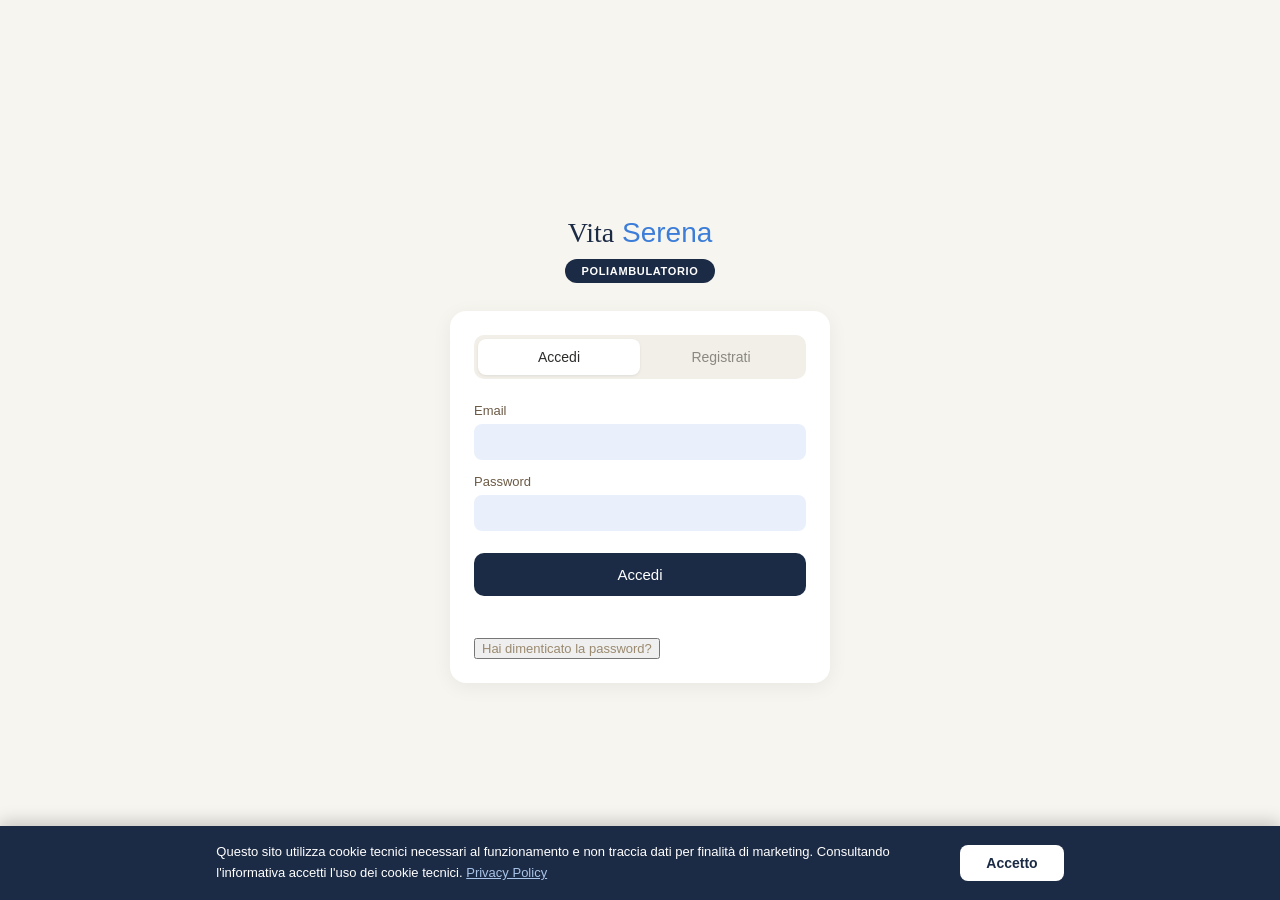
<file: templates/index.html>
<!DOCTYPE html>
<html lang="it">
<head>
<meta charset="UTF-8">
<title>Vita Serena - Accedi</title>
<link rel="stylesheet" href="/static/css/style.css">
</head>
<body>
  <div class="pagina-login">
    <div class="intestazione">
      <h1><span class="logo-serif">Vita</span> <span class="logo-sans">Serena</span></h1>
      <span class="badge">Poliambulatorio</span>
    </div>

    <div class="card">
      <div class="tabs">
        <button class="tab attivo" id="tab-accedi" onclick="mostraTab('accedi')" type="button">Accedi</button>
        <button class="tab" id="tab-registrati" onclick="mostraTab('registrati')" type="button">Registrati</button>
      </div>

      <form id="form-accedi" class="form-tab" onsubmit="return false;">
        <label for="login-email">Email</label>
        <input type="email" id="login-email" autocomplete="email" required>

        <label for="login-password">Password</label>
        <input type="password" id="login-password" autocomplete="current-password" required>

        <button type="submit" class="btn-principale">Accedi</button>
        <div class="errore" id="login-errore"></div>
      </form>

      <form id="form-registrati" class="form-tab" style="display:none;" onsubmit="return false;">
        <label for="reg-nome">Nome</label>
        <input type="text" id="reg-nome" required>

        <label for="reg-cognome">Cognome</label>
        <input type="text" id="reg-cognome" required>

        <label for="reg-email">Email</label>
        <input type="email" id="reg-email" required>

        <label for="reg-password">Password</label>
        <input type="password" id="reg-password" required>

        <label for="reg-telefono">Telefono</label>
        <input type="text" id="reg-telefono">

        <label for="reg-nascita">Data di nascita</label>
        <input type="date" id="reg-nascita" required>

        <button type="submit" class="btn-principale">Registrati</button>
        <div class="errore" id="reg-errore"></div>
      </form>

      <button type="button" class="link-secondario" onclick="mostraRecuperoPassword()">Hai dimenticato la password?</button>
      <div id="msg-recupero" style="display:none;margin-top:12px;padding:12px 16px;background:#f7f5ef;border-radius:10px;font-size:13px;color:#6b5a45;text-align:center;">
        Per reimpostare la password contatta la <strong>segreteria</strong> del poliambulatorio.<br>
        La segreteria potrà generarti una nuova password temporanea.
      </div>
    </div>
  </div>

  <div id="cookie-banner" class="cookie-banner nascosta">
    <p>Questo sito utilizza cookie tecnici necessari al funzionamento e non traccia dati per finalità di marketing. Consultando l'informativa accetti l'uso dei cookie tecnici. <a href="/privacy" target="_blank">Privacy Policy</a></p>
    <button class="btn-primario" onclick="accettaCookie()">Accetto</button>
  </div>

  <script src="/static/js/cookie-consent.js"></script>
  <script src="/static/js/login.js"></script>
</body>
</html>
</file>
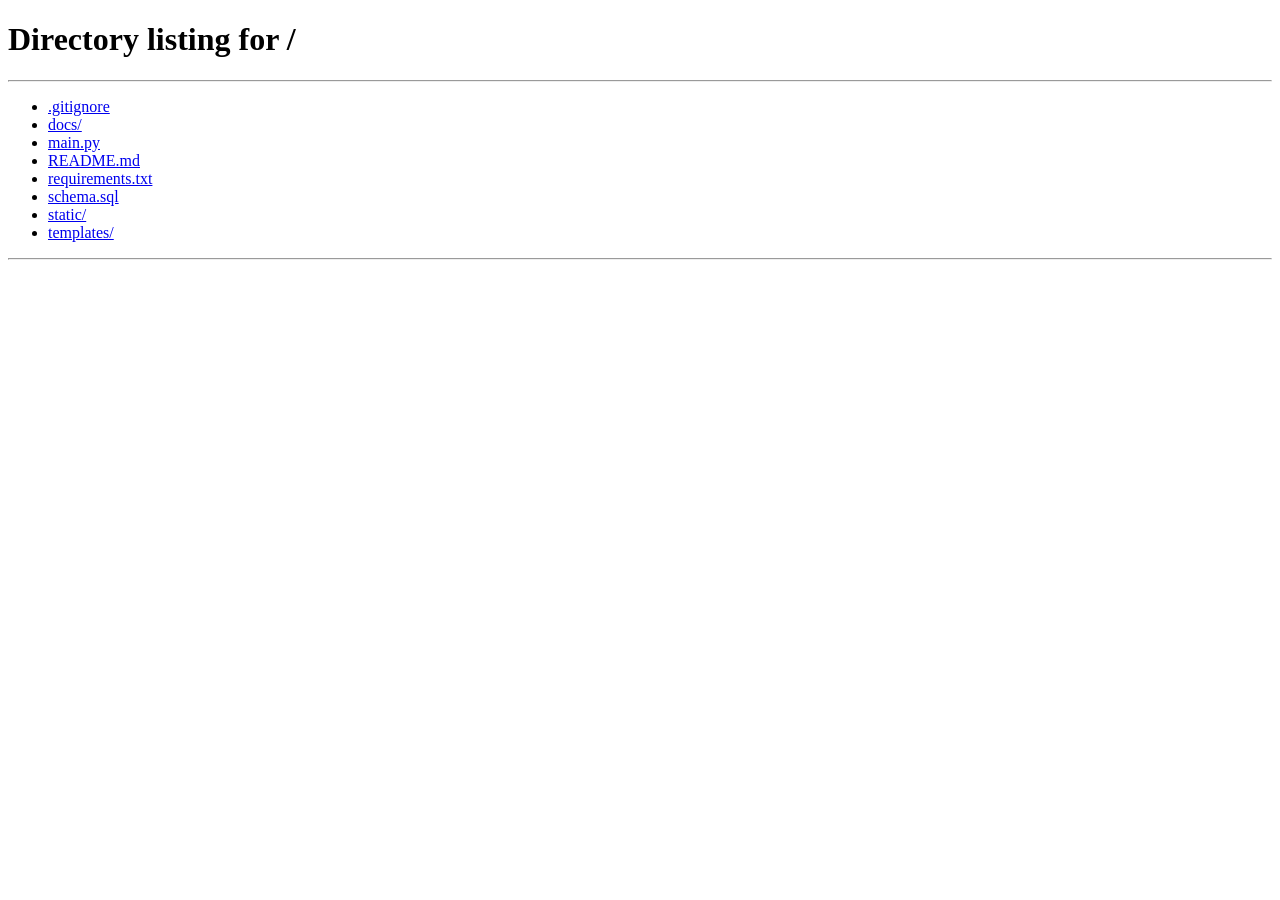
<file: templates/cambia-password.html>
<!DOCTYPE html>
<html lang="it">
<head>
<meta charset="UTF-8">
<title>Vita Serena - Cambia Password</title>
<link rel="stylesheet" href="/static/css/style.css">
</head>
<body>
  <div class="pagina-login">
    <div class="intestazione">
      <h1><span class="logo-serif">Vita</span> <span class="logo-sans">Serena</span></h1>
      <span class="badge">Primo accesso</span>
    </div>

    <div class="card">
      <p style="font-size:14px;color:#6b5a45;margin:0 0 20px;">
        È il tuo primo accesso. Imposta una nuova password personale per continuare.
      </p>

      <form id="form-cambio">
        <label for="nuova-password">Nuova password</label>
        <input type="password" id="nuova-password" required minlength="6">

        <label for="conferma-password">Conferma password</label>
        <input type="password" id="conferma-password" required minlength="6">

        <button type="submit" class="btn-principale">Salva e accedi</button>
        <div class="errore" id="errore-cambio"></div>
      </form>
    </div>
  </div>

  <script src="/static/js/cambia-password.js"></script>
</body>
</html>
</file>
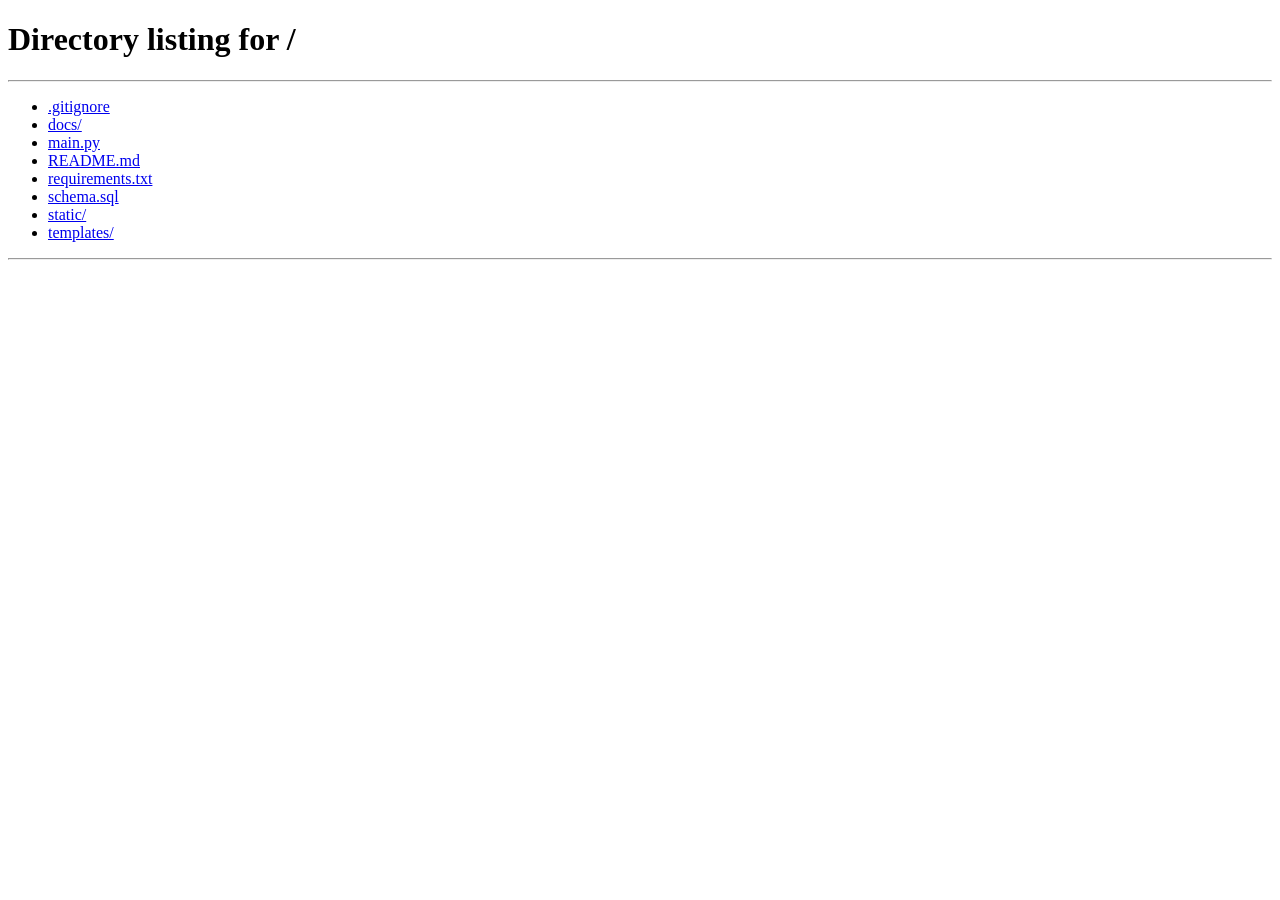
<file: templates/dashboard-admin.html>
<!DOCTYPE html>
<html lang="it">
<head>
<meta charset="UTF-8">
<title>Vita Serena - Admin</title>
<link rel="stylesheet" href="/static/css/dashboard.css">
<link rel="stylesheet" href="/static/css/admin.css">
</head>
<body>
  <div class="layout-admin">

    <!-- Sidebar -->
    <aside class="sidebar">
      <div class="sidebar-logo">
        <span class="logo-serif">Vita</span> <span class="logo-sans">Serena</span>
      </div>
      <nav class="sidebar-nav">
        <button class="nav-item attivo" data-sezione="overview">
          <span class="nav-icon">▦</span> Dashboard
        </button>
        <button class="nav-item" data-sezione="calendario">
          <span class="nav-icon">◫</span> Calendario
        </button>
        <button class="nav-item" data-sezione="appuntamenti">
          <span class="nav-icon">☰</span> Appuntamenti
        </button>
        <button class="nav-item" data-sezione="medici">
          <span class="nav-icon">✚</span> Medici
        </button>
        <button class="nav-item" data-sezione="segreteria">
          <span class="nav-icon">◈</span> Segreteria
        </button>
        <button class="nav-item" data-sezione="pazienti">
          <span class="nav-icon">◉</span> Pazienti
        </button>
        <button class="nav-item" data-sezione="specialita">
          <span class="nav-icon">◆</span> Specialità
        </button>
      </nav>
      <button class="btn-logout-sidebar" onclick="logout()">Esci</button>
    </aside>

    <!-- Contenuto principale -->
    <main class="admin-main">

      <!-- Header -->
      <header class="admin-header">
        <h2 class="titolo-sezione" id="titolo-sezione">Dashboard</h2>
        <span id="nome-admin" class="nome-admin"></span>
      </header>

      <!-- ── OVERVIEW ── -->
      <section id="s-overview" class="sezione">
        <div class="stat-grid">
          <div class="stat-card">
            <div class="stat-valore" id="st-tot-appuntamenti">—</div>
            <div class="stat-label">Appuntamenti totali</div>
          </div>
          <div class="stat-card accent">
            <div class="stat-valore" id="st-oggi">—</div>
            <div class="stat-label">Appuntamenti oggi</div>
          </div>
          <div class="stat-card">
            <div class="stat-valore" id="st-attesa">—</div>
            <div class="stat-label">In attesa di conferma</div>
          </div>
          <div class="stat-card">
            <div class="stat-valore" id="st-medici">—</div>
            <div class="stat-label">Medici attivi</div>
          </div>
          <div class="stat-card">
            <div class="stat-valore" id="st-pazienti">—</div>
            <div class="stat-label">Pazienti registrati</div>
          </div>
        </div>
      </section>

      <!-- ── CALENDARIO ── -->
      <section id="s-calendario" class="sezione nascosta">
        <div class="barra-azioni">
          <input type="date" id="data-calendario" class="input-campo">
          <button class="btn-primario" onclick="caricaCalendario()">Visualizza</button>
        </div>
        <div id="risultato-calendario"></div>
      </section>

      <!-- ── APPUNTAMENTI ── -->
      <section id="s-appuntamenti" class="sezione nascosta">
        <div class="barra-azioni">
          <select id="filtro-stato" class="input-campo">
            <option value="">Tutti</option>
            <option value="in_attesa">In attesa</option>
            <option value="confermato">Confermati</option>
            <option value="cancellato">Cancellati</option>
          </select>
          <button class="btn-primario" onclick="caricaAppuntamenti()">Filtra</button>
        </div>
        <div id="tabella-appuntamenti"></div>
      </section>

      <!-- ── MEDICI ── -->
      <section id="s-medici" class="sezione nascosta">
        <div class="barra-azioni">
          <button class="btn-primario" onclick="apriModale('modale-medico')">+ Nuovo medico</button>
        </div>
        <div id="tabella-medici"></div>
      </section>

      <!-- ── SEGRETERIA ── -->
      <section id="s-segreteria" class="sezione nascosta">
        <div class="barra-azioni">
          <button class="btn-primario" onclick="apriModale('modale-segreteria')">+ Nuova segreteria</button>
        </div>
        <div id="tabella-segreteria"></div>
      </section>

      <!-- ── PAZIENTI ── -->
      <section id="s-pazienti" class="sezione nascosta">
        <div id="tabella-pazienti"></div>
      </section>

      <!-- ── SPECIALITÀ ── -->
      <section id="s-specialita" class="sezione nascosta">
        <div class="barra-azioni">
          <input type="text" id="nuova-specialita-nome" class="input-campo" placeholder="Nome specialità">
          <input type="text" id="nuova-specialita-desc" class="input-campo" placeholder="Descrizione (opzionale)">
          <button class="btn-primario" onclick="creaSpecialita()">Aggiungi</button>
        </div>
        <div id="tabella-specialita"></div>
      </section>

      <footer class="footer-legale">
        <strong>Poliambulatorio Vita Serena S.r.l.</strong> — Sede Legale: Via Roma 10, Milano —
        P.IVA/C.F.: 12345678901 — PEC: direzione@pec.vitaserena.it —
        Dir. Sanitario: Dr. Mario Rossi — <a href="/privacy" target="_blank">Privacy Policy</a>
      </footer>

    </main>
  </div>

  <div id="cookie-banner" class="cookie-banner nascosta">
    <p>Questo sito utilizza cookie tecnici necessari al funzionamento e non traccia dati per finalità di marketing. Consultando l'informativa accetti l'uso dei cookie tecnici. <a href="/privacy" target="_blank">Privacy Policy</a></p>
    <button class="btn-primario" onclick="accettaCookie()">Accetto</button>
  </div>

  <!-- ── MODALE NUOVO MEDICO ── -->
  <div class="overlay nascosta" id="modale-medico">
    <div class="modale">
      <h3>Nuovo medico</h3>
      <form id="form-medico" onsubmit="submitMedico(event)">
        <label>Nome</label>
        <input type="text" id="m-nome" class="input-campo" required>
        <label>Cognome</label>
        <input type="text" id="m-cognome" class="input-campo" required>
        <label>Email</label>
        <input type="email" id="m-email" class="input-campo" required>
        <label>Specialità</label>
        <select id="m-specialita" class="input-campo" required></select>
        <label>Durata visita</label>
        <select id="m-durata" class="input-campo">
          <option value="15">15 minuti</option>
          <option value="20">20 minuti</option>
          <option value="30">30 minuti</option>
          <option value="45">45 minuti</option>
          <option value="60" selected>60 minuti</option>
          <option value="90">90 minuti</option>
        </select>
        <div class="modale-azioni">
          <button type="button" class="btn-secondario" onclick="chiudiModale('modale-medico')">Annulla</button>
          <button type="submit" class="btn-primario">Crea</button>
        </div>
        <div class="errore" id="err-medico"></div>
      </form>
    </div>
  </div>

  <!-- ── MODALE NUOVA SEGRETERIA ── -->
  <div class="overlay nascosta" id="modale-segreteria">
    <div class="modale">
      <h3>Nuova segreteria</h3>
      <form id="form-segreteria" onsubmit="submitSegreteria(event)">
        <label>Nome</label>
        <input type="text" id="seg-nome" class="input-campo" required>
        <label>Cognome</label>
        <input type="text" id="seg-cognome" class="input-campo" required>
        <label>Email</label>
        <input type="email" id="seg-email" class="input-campo" required>
        <div class="modale-azioni">
          <button type="button" class="btn-secondario" onclick="chiudiModale('modale-segreteria')">Annulla</button>
          <button type="submit" class="btn-primario">Crea</button>
        </div>
        <div class="errore" id="err-segreteria"></div>
      </form>
    </div>
  </div>

  <!-- ── MODALE PASSWORD MONOUSO ── -->
  <div class="overlay nascosta" id="modale-password">
    <div class="modale">
      <h3>Account creato</h3>
      <p style="font-size:14px;color:#6b5a45;margin-bottom:12px;">
        Comunica questa password temporanea all'utente. Al primo accesso sarà obbligato a cambiarla.
      </p>
      <div class="password-box" id="password-monouso-testo"></div>
      <div class="modale-azioni" style="margin-top:20px;">
        <button class="btn-primario" onclick="chiudiModale('modale-password')">Chiudi</button>
      </div>
    </div>
  </div>

  <script src="/static/js/utils.js"></script>
  <script src="/static/js/cookie-consent.js"></script>
  <script src="/static/js/admin.js"></script>
</body>
</html>
</file>
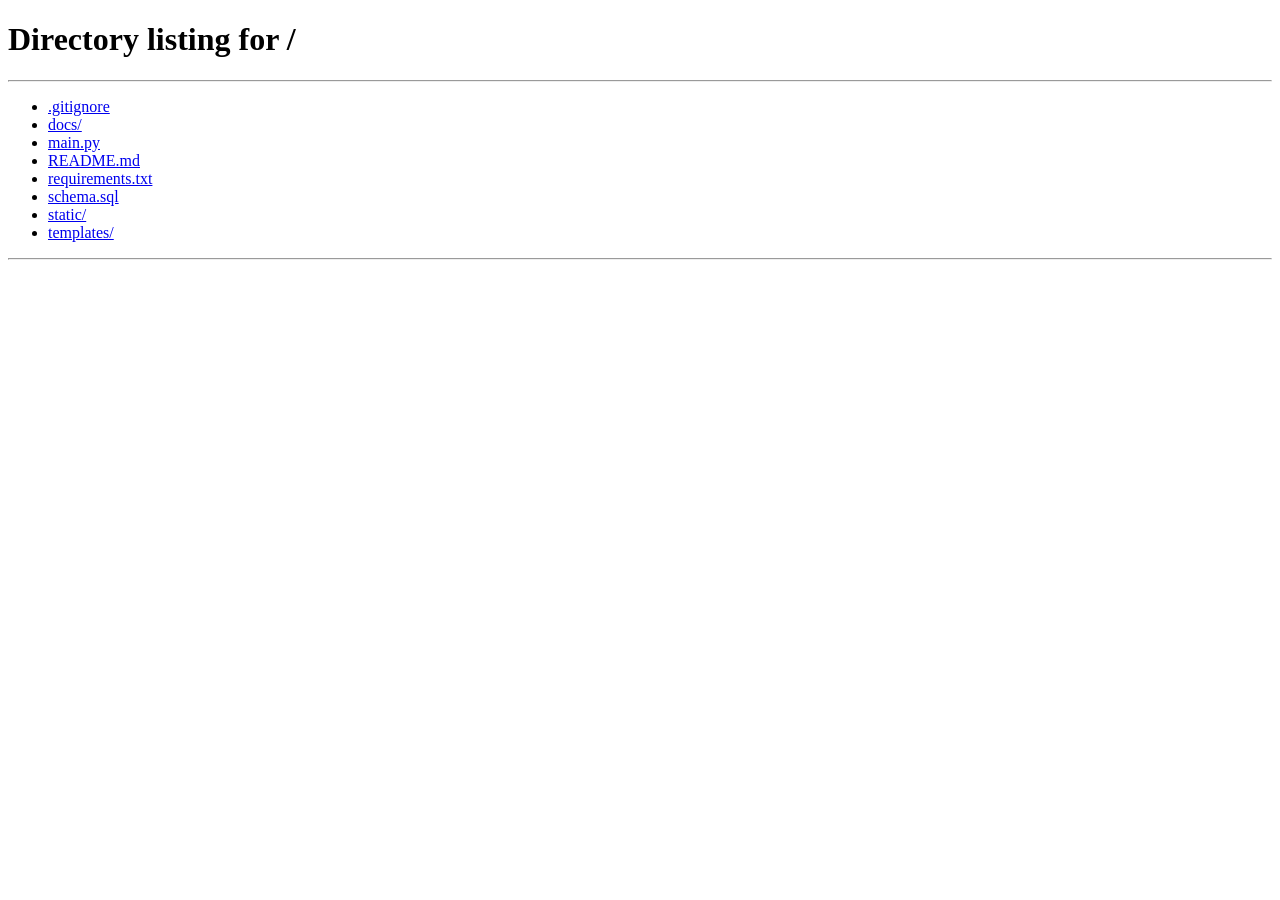
<file: templates/dashboard-medico.html>
<!DOCTYPE html>
<html lang="it">
<head>
<meta charset="UTF-8">
<title>Vita Serena - Medico</title>
<link rel="stylesheet" href="/static/css/dashboard.css">
<link rel="stylesheet" href="/static/css/admin.css">
<link rel="stylesheet" href="/static/css/medico.css">
</head>
<body>
  <div class="layout-admin">

    <aside class="sidebar">
      <div class="sidebar-logo">
        <span class="logo-serif">Vita</span> <span class="logo-sans">Serena</span>
      </div>
      <nav class="sidebar-nav">
        <button class="nav-item attivo" data-sezione="appuntamenti">
          <span class="nav-icon">☰</span> Appuntamenti
        </button>
        <button class="nav-item" data-sezione="disponibilita">
          <span class="nav-icon">◫</span> Disponibilità
        </button>
        <button class="nav-item" data-sezione="dossier">
          <span class="nav-icon">▤</span> Dossier pazienti
        </button>
        <button class="nav-item" data-sezione="impostazioni">
          <span class="nav-icon">⚙</span> Impostazioni
        </button>
      </nav>
      <button class="btn-logout-sidebar" onclick="logout()">Esci</button>
    </aside>

    <main class="admin-main">

      <header class="admin-header">
        <h2 class="titolo-sezione" id="titolo-sezione">Appuntamenti</h2>
        <span id="nome-medico" class="nome-admin"></span>
      </header>

      <!-- ── APPUNTAMENTI ── -->
      <section id="s-appuntamenti" class="sezione">
        <div class="barra-azioni">
          <select id="filtro-stato" class="input-campo">
            <option value="">Tutti</option>
            <option value="in_attesa">In attesa</option>
            <option value="confermato">Confermati</option>
            <option value="cancellato">Cancellati</option>
            <option value="completato">Completati</option>
          </select>
          <button class="btn-primario" onclick="caricaAppuntamenti()">Filtra</button>
        </div>
        <div id="tabella-appuntamenti"></div>
      </section>

      <!-- ── DOSSIER PAZIENTI ── -->
      <section id="s-dossier" class="sezione nascosta">
        <p style="font-size:13px;color:#9a8a6f;margin:0 0 16px;">
          Pazienti con appuntamento confermato. Clicca su un paziente per consultarne i referti:
          vedrai il dossier completo solo se il paziente ha prestato il consenso, altrimenti solo i referti redatti da te.
        </p>
        <div id="lista-dossier-pazienti"></div>
        <div id="dossier-referti" style="margin-top:24px;"></div>
      </section>

      <!-- ── DISPONIBILITÀ ── -->
      <section id="s-disponibilita" class="sezione nascosta">
        <div class="cal-wrapper">

          <!-- Calendario -->
          <div class="cal-box">
            <div class="cal-nav">
              <button class="cal-nav-btn" onclick="cambioMese(-1)">&#8249;</button>
              <span id="cal-titolo" class="cal-titolo"></span>
              <button class="cal-nav-btn" onclick="cambioMese(1)">&#8250;</button>
            </div>
            <div class="cal-intestazione">
              <div>Lun</div><div>Mar</div><div>Mer</div>
              <div>Gio</div><div>Ven</div><div>Sab</div><div>Dom</div>
            </div>
            <div class="cal-giorni" id="cal-giorni"></div>
            <div class="cal-legenda">
              <span><span class="dot dot-libero"></span> Libero</span>
              <span><span class="dot dot-prenotato"></span> Prenotato</span>
            </div>
          </div>

          <!-- Dettaglio giorno -->
          <div class="cal-dettaglio nascosta" id="dettaglio-giorno">
            <h3 id="dettaglio-titolo" class="dettaglio-titolo"></h3>
            <p class="dettaglio-hint">Clicca un'ora per aggiungere o rimuovere la disponibilità.</p>
            <div class="ore-grid" id="ore-grid"></div>
          </div>

        </div>
      </section>

      <!-- ── IMPOSTAZIONI ── -->
      <section id="s-impostazioni" class="sezione nascosta">
        <div class="profilo-card" style="max-width:420px;">
          <div class="profilo-nome" id="imp-nome"></div>
          <div class="profilo-email" id="imp-specialita"></div>
          <hr class="profilo-divider">
          <label style="display:block;font-size:13px;color:#6b5a45;margin-bottom:8px;">Durata visita per appuntamento</label>
          <select id="imp-durata" class="input-campo" style="width:100%;">
            <option value="15">15 minuti</option>
            <option value="20">20 minuti</option>
            <option value="30">30 minuti</option>
            <option value="45">45 minuti</option>
            <option value="60">60 minuti</option>
            <option value="90">90 minuti</option>
          </select>
          <p style="font-size:12px;color:#9a8a6f;margin-top:8px;">
            Questa impostazione determina la durata degli slot di disponibilità che aggiungi nel calendario.
          </p>
          <button class="btn-primario" style="margin-top:16px;width:100%;padding:12px;" onclick="salvaImpostazioni()">Salva</button>
          <div class="errore" id="err-imp"></div>
          <div style="color:#27ae60;font-size:13px;margin-top:6px;min-height:18px;" id="ok-imp"></div>
        </div>
      </section>

      <footer class="footer-legale">
        <strong>Poliambulatorio Vita Serena S.r.l.</strong> — Sede Legale: Via Roma 10, Milano —
        P.IVA/C.F.: 12345678901 — PEC: direzione@pec.vitaserena.it —
        Dir. Sanitario: Dr. Mario Rossi — <a href="/privacy" target="_blank">Privacy Policy</a>
      </footer>

    </main>
  </div>

  <!-- ── MODALE REFERTO ── -->
  <div class="overlay nascosta" id="modale-referto">
    <div class="modale">
      <h3>Scrivi referto</h3>
      <p id="ref-paziente" style="font-size:13px;color:#9a8a6f;margin:4px 0 16px;"></p>
      <label>Titolo</label>
      <input type="text" id="ref-titolo" class="input-campo" maxlength="200" placeholder="Es. Referto visita cardiologica">
      <label style="margin-top:12px;display:block;">Contenuto</label>
      <textarea id="ref-contenuto" class="input-campo" rows="8" placeholder="Esito della visita, diagnosi, prescrizioni..."></textarea>
      <div class="errore" id="err-referto"></div>
      <div class="modale-azioni" style="margin-top:16px;">
        <button class="btn-secondario" onclick="chiudiModale('modale-referto')">Annulla</button>
        <button class="btn-primario" onclick="salvaReferto()">Salva referto</button>
      </div>
    </div>
  </div>

  <div id="cookie-banner" class="cookie-banner nascosta">
    <p>Questo sito utilizza cookie tecnici necessari al funzionamento e non traccia dati per finalità di marketing. Consultando l'informativa accetti l'uso dei cookie tecnici. <a href="/privacy" target="_blank">Privacy Policy</a></p>
    <button class="btn-primario" onclick="accettaCookie()">Accetto</button>
  </div>

  <script src="/static/js/utils.js"></script>
  <script src="/static/js/cookie-consent.js"></script>
  <script src="/static/js/dashboard-medico.js"></script>
</body>
</html>
</file>
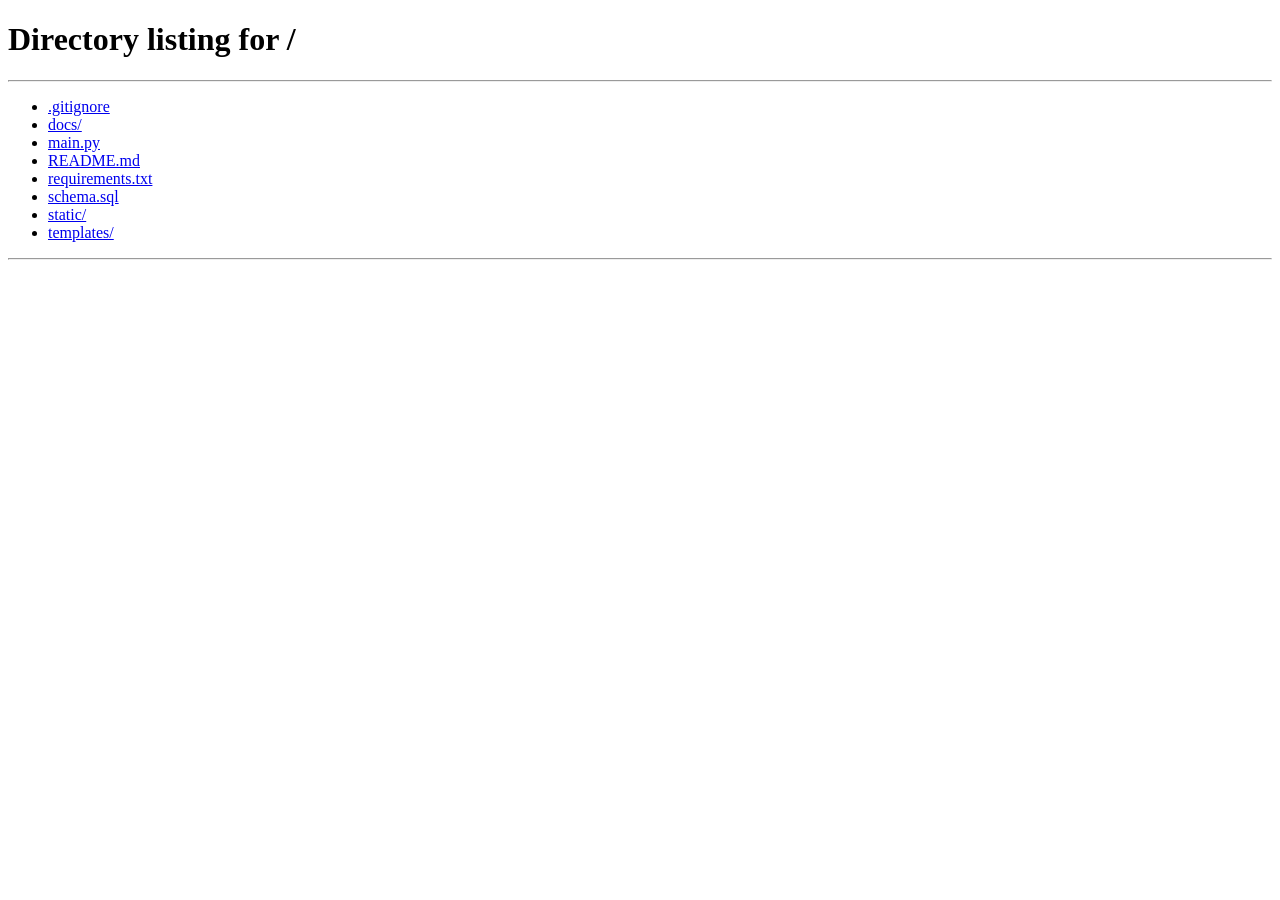
<file: templates/dashboard-paziente.html>
<!DOCTYPE html>
<html lang="it">
<head>
<meta charset="UTF-8">
<title>Vita Serena - Paziente</title>
<link rel="stylesheet" href="/static/css/dashboard.css">
<link rel="stylesheet" href="/static/css/admin.css">
<link rel="stylesheet" href="/static/css/paziente.css">
</head>
<body>
  <div class="layout-admin">

    <aside class="sidebar">
      <div class="sidebar-logo">
        <span class="logo-serif">Vita</span> <span class="logo-sans">Serena</span>
      </div>
      <nav class="sidebar-nav">
        <button class="nav-item attivo" data-sezione="prenota">
          <span class="nav-icon">✚</span> Prenota visita
        </button>
        <button class="nav-item" data-sezione="appuntamenti">
          <span class="nav-icon">☰</span> Appuntamenti
        </button>
        <button class="nav-item" data-sezione="storico">
          <span class="nav-icon">◷</span> Storico visite
        </button>
        <button class="nav-item" data-sezione="profilo">
          <span class="nav-icon">◉</span> Profilo
        </button>
        <button class="nav-item" data-sezione="referti">
          <span class="nav-icon">▤</span> I Miei Referti
        </button>
      </nav>
      <button class="btn-logout-sidebar" onclick="logout()">Esci</button>
    </aside>

    <main class="admin-main">

      <header class="admin-header">
        <h2 class="titolo-sezione" id="titolo-sezione">Prenota visita</h2>
        <span id="nome-paziente" class="nome-admin"></span>
      </header>

      <!-- ── BANNER NOTIFICHE CHECK-IN ── -->
      <div id="banner-notifiche" class="banner-notifiche nascosta"></div>

      <!-- ── PRENOTA ── -->
      <section id="s-prenota" class="sezione">
        <div class="wizard">

          <!-- Step 1: Specialità -->
          <div class="wizard-step" id="step-1">
            <div class="step-header"><span class="step-num">1</span> Scegli la specialità</div>
            <div class="specialita-grid" id="specialita-grid"></div>
          </div>

          <!-- Step 2: Medico -->
          <div class="wizard-step nascosta" id="step-2">
            <div class="step-header">
              <span class="step-num">2</span> Scegli il medico
              <button class="btn-back" onclick="tornaStep(1)">← Indietro</button>
            </div>
            <div class="medici-grid" id="medici-grid"></div>
          </div>

          <!-- Step 3: Slot -->
          <div class="wizard-step nascosta" id="step-3">
            <div class="step-header">
              <span class="step-num">3</span> Scegli data e orario
              <button class="btn-back" onclick="tornaStep(2)">← Indietro</button>
            </div>
            <div id="slot-grid"></div>
          </div>

          <!-- Step 4: Conferma -->
          <div class="wizard-step nascosta" id="step-4">
            <div class="step-header">
              <span class="step-num">4</span> Conferma prenotazione
              <button class="btn-back" onclick="tornaStep(3)">← Indietro</button>
            </div>
            <div class="riepilogo-box" id="riepilogo"></div>
            <label class="note-label">Note (opzionale)</label>
            <textarea id="note-prenotazione" class="input-campo note-area" placeholder="Es. allergie, sintomi..."></textarea>
            <button class="btn-primario btn-conferma" onclick="confermaPrenotazione()">Conferma prenotazione</button>
            <div class="errore" id="err-prenota"></div>
          </div>

        </div>
      </section>

      <!-- ── APPUNTAMENTI FUTURI ── -->
      <section id="s-appuntamenti" class="sezione nascosta">
        <div class="barra-azioni">
          <select id="filtro-specialita-app" class="input-campo">
            <option value="">Tutte le specialità</option>
          </select>
          <button class="btn-primario" onclick="filtraAppuntamenti()">Filtra</button>
        </div>
        <div id="lista-appuntamenti"></div>
      </section>

      <!-- ── STORICO ── -->
      <section id="s-storico" class="sezione nascosta">
        <div id="lista-storico"></div>
      </section>

      <!-- ── PROFILO ── -->
      <section id="s-profilo" class="sezione nascosta">
        <div class="profilo-card">
          <div class="profilo-nome" id="profilo-nome"></div>
          <div class="profilo-email" id="profilo-email"></div>
          <hr class="profilo-divider">
          <form id="form-profilo" onsubmit="salvaProfilo(event)">
            <label>Telefono</label>
            <input type="text" id="p-telefono" class="input-campo">
            <label>Data di nascita</label>
            <input type="date" id="p-nascita" class="input-campo">
            <button type="submit" class="btn-primario" style="margin-top:20px;">Salva modifiche</button>
            <div class="errore" id="err-profilo"></div>
            <div id="ok-profilo" style="color:#155724;font-size:13px;margin-top:8px;"></div>
          </form>
          <hr class="profilo-divider">
          <div style="display:flex;align-items:center;gap:12px;">
            <input type="checkbox" id="consenso-dossier" style="width:18px;height:18px;cursor:pointer;" onchange="aggiornaConsenso()">
            <label for="consenso-dossier" style="cursor:pointer;font-size:14px;">
              <strong>Dossier Sanitario Condiviso</strong><br>
              <span style="font-size:12px;color:#9a8a6f;">Acconsento a rendere visibili i miei referti pregressi ai medici della struttura presso cui ho un appuntamento confermato (revocabile in qualsiasi momento).</span>
            </label>
          </div>
          <div id="ok-consenso" style="color:#155724;font-size:13px;margin-top:8px;min-height:18px;"></div>
        </div>
      </section>

      <!-- ── REFERTI ── -->
      <section id="s-referti" class="sezione nascosta">
        <div id="lista-referti"></div>
      </section>

      <footer class="footer-legale">
        <strong>Poliambulatorio Vita Serena S.r.l.</strong> — Sede Legale: Via Roma 10, Milano —
        P.IVA/C.F.: 12345678901 — PEC: direzione@pec.vitaserena.it —
        Dir. Sanitario: Dr. Mario Rossi — <a href="/privacy" target="_blank">Privacy Policy</a>
      </footer>

    </main>
  </div>

  <div id="cookie-banner" class="cookie-banner nascosta">
    <p>Questo sito utilizza cookie tecnici necessari al funzionamento e non traccia dati per finalità di marketing. Consultando l'informativa accetti l'uso dei cookie tecnici. <a href="/privacy" target="_blank">Privacy Policy</a></p>
    <button class="btn-primario" onclick="accettaCookie()">Accetto</button>
  </div>

  <!-- ── MODALE DETTAGLIO REFERTO ── -->
  <div class="overlay nascosta" id="modale-referto">
    <div class="modale">
      <h3 id="referto-titolo"></h3>
      <div id="referto-contenuto"></div>
      <div class="modale-azioni" style="margin-top:20px;">
        <button class="btn-secondario" onclick="chiudiModale('modale-referto')">Chiudi</button>
      </div>
    </div>
  </div>

  <!-- ── MODALE DETTAGLIO ── -->
  <div class="overlay nascosta" id="modale-dettaglio">
    <div class="modale">
      <h3>Dettaglio appuntamento</h3>
      <div id="dettaglio-contenuto"></div>
      <div class="modale-azioni" style="margin-top:20px;">
        <button class="btn-secondario" onclick="chiudiModale('modale-dettaglio')">Chiudi</button>
        <button class="btn-danger" id="btn-cancella-modale" onclick="cancellaAppuntamentoDaModale()">Cancella visita</button>
      </div>
    </div>
  </div>

  <script src="/static/js/utils.js"></script>
  <script src="/static/js/cookie-consent.js"></script>
  <script src="/static/js/dashboard-paziente.js"></script>
</body>
</html>
</file>
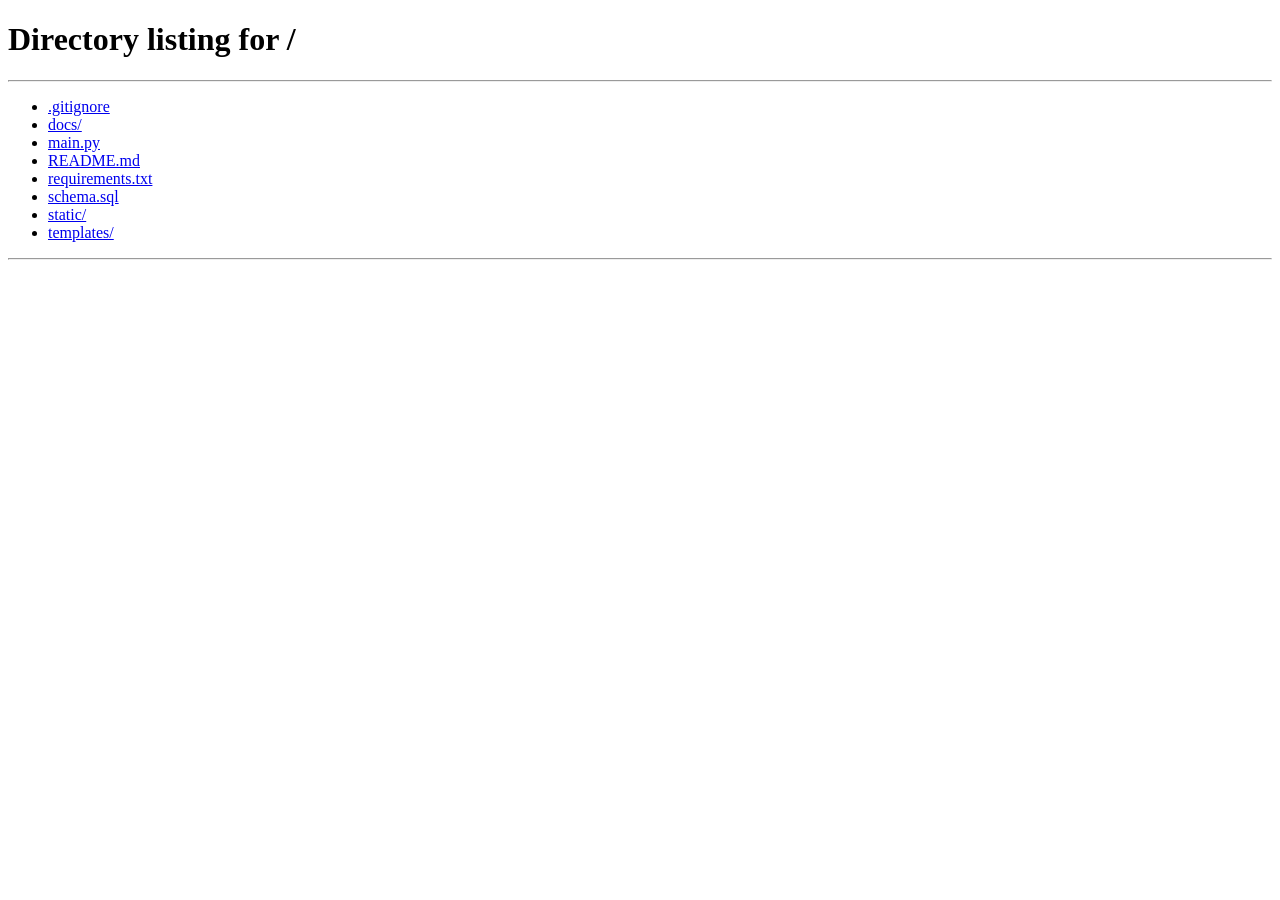
<file: templates/dashboard-segreteria.html>
<!DOCTYPE html>
<html lang="it">
<head>
<meta charset="UTF-8">
<title>Vita Serena - Segreteria</title>
<link rel="stylesheet" href="/static/css/dashboard.css">
<link rel="stylesheet" href="/static/css/admin.css">
<link rel="stylesheet" href="/static/css/segreteria.css">
</head>
<body>
  <div class="layout-admin">

    <aside class="sidebar">
      <div class="sidebar-logo">
        <span class="logo-serif">Vita</span> <span class="logo-sans">Serena</span>
      </div>
      <nav class="sidebar-nav">
        <button class="nav-item attivo" data-sezione="oggi">
          <span class="nav-icon">◷</span> Oggi
        </button>
        <button class="nav-item" data-sezione="appuntamenti">
          <span class="nav-icon">☰</span> Appuntamenti
        </button>
        <button class="nav-item" data-sezione="nuova">
          <span class="nav-icon">✚</span> Nuova prenotazione
        </button>
        <button class="nav-item" data-sezione="slot">
          <span class="nav-icon">◫</span> Slot medici
        </button>
        <button class="nav-item" data-sezione="pazienti">
          <span class="nav-icon">◉</span> Cerca paziente
        </button>
      </nav>
      <button class="btn-logout-sidebar" onclick="logout()">Esci</button>
    </aside>

    <main class="admin-main">

      <header class="admin-header">
        <h2 class="titolo-sezione" id="titolo-sezione">Riepilogo di oggi</h2>
        <span id="nome-segreteria" class="nome-admin"></span>
      </header>

      <!-- ── OGGI ── -->
      <section id="s-oggi" class="sezione">
        <div id="lista-oggi"></div>
      </section>

      <!-- ── APPUNTAMENTI ── -->
      <section id="s-appuntamenti" class="sezione nascosta">
        <div class="barra-azioni">
          <select id="f-stato" class="input-campo">
            <option value="">Tutti gli stati</option>
            <option value="in_attesa">In attesa</option>
            <option value="confermato">Confermati</option>
            <option value="cancellato">Cancellati</option>
          </select>
          <select id="f-medico" class="input-campo">
            <option value="">Tutti i medici</option>
          </select>
          <select id="f-specialita" class="input-campo">
            <option value="">Tutte le specialità</option>
          </select>
          <input type="date" id="f-data" class="input-campo">
          <button class="btn-primario" onclick="filtraAppuntamenti()">Filtra</button>
          <button class="btn-secondario" onclick="resetFiltri()">Reset</button>
        </div>
        <div id="tabella-appuntamenti"></div>
      </section>

      <!-- ── NUOVA PRENOTAZIONE ── -->
      <section id="s-nuova" class="sezione nascosta">
        <div class="wizard">

          <div class="wizard-step" id="ns-1">
            <div class="step-header"><span class="step-num">1</span> Cerca il paziente</div>
            <div class="barra-azioni">
              <input type="text" id="cerca-paziente" class="input-campo" placeholder="Nome, cognome o email...">
              <button class="btn-primario" onclick="cercaPaziente()">Cerca</button>
            </div>
            <div id="risultati-pazienti"></div>
          </div>

          <div class="wizard-step nascosta" id="ns-2">
            <div class="step-header">
              <span class="step-num">2</span> Scegli specialità e medico
              <button class="btn-back" onclick="tornaNs(1)">← Indietro</button>
            </div>
            <div class="paziente-selezionato-box" id="paziente-selezionato-box"></div>
            <label style="font-size:13px;color:#6b5a45;margin:16px 0 6px;display:block;">Specialità</label>
            <select id="ns-specialita" class="input-campo" onchange="caricaMediciNs()">
              <option value="">— seleziona —</option>
            </select>
            <label style="font-size:13px;color:#6b5a45;margin:16px 0 6px;display:block;">Medico</label>
            <select id="ns-medico" class="input-campo" onchange="caricaSlotNs()">
              <option value="">— seleziona prima la specialità —</option>
            </select>
          </div>

          <div class="wizard-step nascosta" id="ns-3">
            <div class="step-header">
              <span class="step-num">3</span> Scegli lo slot
              <button class="btn-back" onclick="tornaNs(2)">← Indietro</button>
            </div>
            <div id="slot-ns"></div>
          </div>

          <div class="wizard-step nascosta" id="ns-4">
            <div class="step-header">
              <span class="step-num">4</span> Conferma
              <button class="btn-back" onclick="tornaNs(3)">← Indietro</button>
            </div>
            <div class="riepilogo-box" id="ns-riepilogo"></div>
            <label class="note-label" style="margin-top:16px;display:block;font-size:13px;color:#6b5a45;">Note</label>
            <textarea id="ns-note" class="input-campo" style="width:100%;height:70px;resize:vertical;margin-top:6px;"></textarea>
            <button class="btn-primario" style="margin-top:16px;width:100%;padding:13px;" onclick="confermaNs()">Crea appuntamento</button>
            <div class="errore" id="err-ns"></div>
          </div>

        </div>
      </section>

      <!-- ── SLOT MEDICI ── -->
      <section id="s-slot" class="sezione nascosta">
        <div class="slot-layout">

          <!-- Form aggiunta -->
          <div class="slot-form-card">
            <h3 class="slot-form-titolo">Aggiungi disponibilità</h3>
            <label class="slot-label">Medico</label>
            <select id="slot-medico-sel" class="input-campo" onchange="caricaSlotMedico(); aggiornaOreSlot()">
              <option value="">— seleziona medico —</option>
            </select>
            <label class="slot-label">Data</label>
            <input type="date" id="slot-data" class="input-campo" onchange="aggiornaOreSlot()">
            <label class="slot-label">Seleziona ora</label>
            <div class="ore-grid" id="ore-grid-slot"></div>
            <div class="errore" id="err-slot" style="margin-top:12px;"></div>
          </div>

          <!-- Lista slot -->
          <div class="slot-lista-card">
            <h3 class="slot-form-titolo">Slot del medico selezionato</h3>
            <div id="tabella-slot"><p class="vuoto">Seleziona un medico per vedere gli slot.</p></div>
          </div>

        </div>
      </section>

      <!-- ── CERCA PAZIENTE ── -->
      <section id="s-pazienti" class="sezione nascosta">
        <div class="barra-azioni">
          <input type="text" id="cerca-p2" class="input-campo" placeholder="Nome, cognome o email...">
          <button class="btn-primario" onclick="cercaPazienteDettaglio()">Cerca</button>
        </div>
        <div id="risultati-p2"></div>
      </section>

      <footer class="footer-legale">
        <strong>Poliambulatorio Vita Serena S.r.l.</strong> — Sede Legale: Via Roma 10, Milano —
        P.IVA/C.F.: 12345678901 — PEC: direzione@pec.vitaserena.it —
        Dir. Sanitario: Dr. Mario Rossi — <a href="/privacy" target="_blank">Privacy Policy</a>
      </footer>

    </main>
  </div>

  <div id="cookie-banner" class="cookie-banner nascosta">
    <p>Questo sito utilizza cookie tecnici necessari al funzionamento e non traccia dati per finalità di marketing. Consultando l'informativa accetti l'uso dei cookie tecnici. <a href="/privacy" target="_blank">Privacy Policy</a></p>
    <button class="btn-primario" onclick="accettaCookie()">Accetto</button>
  </div>

  <!-- ── MODALE CHECK-IN ── -->
  <div class="overlay nascosta" id="modale-checkin">
    <div class="modale">
      <h3>Richiedi conferma presenza</h3>
      <p style="font-size:14px;color:#6b5a45;margin-bottom:16px;">
        Il paziente vedrà una notifica nella sua dashboard e dovrà confermare entro il limite scelto.
      </p>
      <label style="font-size:13px;color:#6b5a45;">Ore di anticipo per la scadenza</label>
      <select id="checkin-ore" class="input-campo" style="width:100%;margin-top:6px;">
        <option value="6">6 ore prima</option>
        <option value="12">12 ore prima</option>
        <option value="24" selected>24 ore prima</option>
        <option value="48">48 ore prima</option>
      </select>
      <div class="modale-azioni" style="margin-top:20px;">
        <button class="btn-secondario" onclick="chiudiModale('modale-checkin')">Annulla</button>
        <button class="btn-primario" onclick="inviaCheckin()">Invia richiesta</button>
      </div>
    </div>
  </div>

  <!-- ── MODALE DETTAGLIO PAZIENTE ── -->
  <div class="overlay nascosta" id="modale-paziente">
    <div class="modale modale-large">
      <h3 id="mp-titolo"></h3>
      <div id="mp-info"></div>
      <h4 style="margin:20px 0 10px;font-size:14px;color:#1c2b45;">Appuntamenti</h4>
      <div id="mp-appuntamenti"></div>
      <div class="modale-azioni" style="margin-top:16px;">
        <button class="btn-secondario" onclick="chiudiModale('modale-paziente')">Chiudi</button>
      </div>
    </div>
  </div>

  <script src="/static/js/utils.js"></script>
  <script src="/static/js/cookie-consent.js"></script>
  <script src="/static/js/dashboard-segreteria.js"></script>
</body>
</html>
</file>
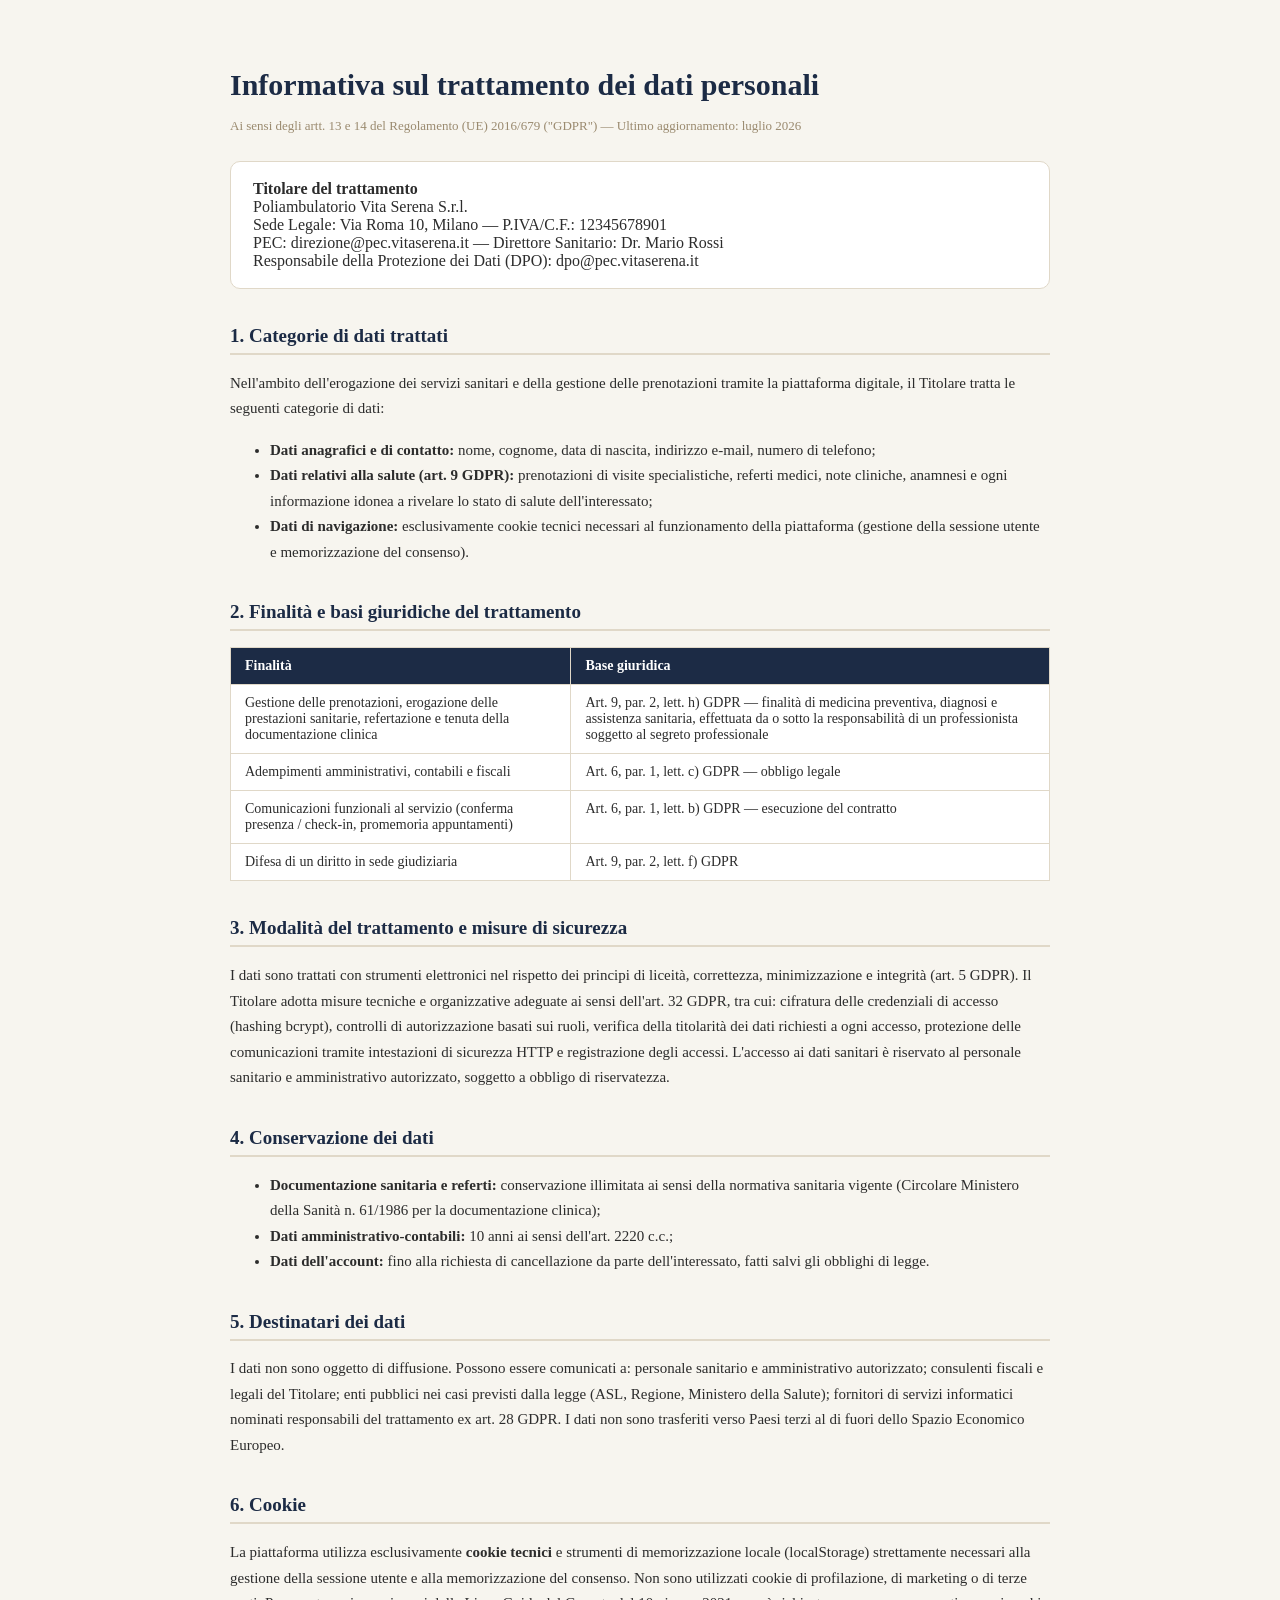
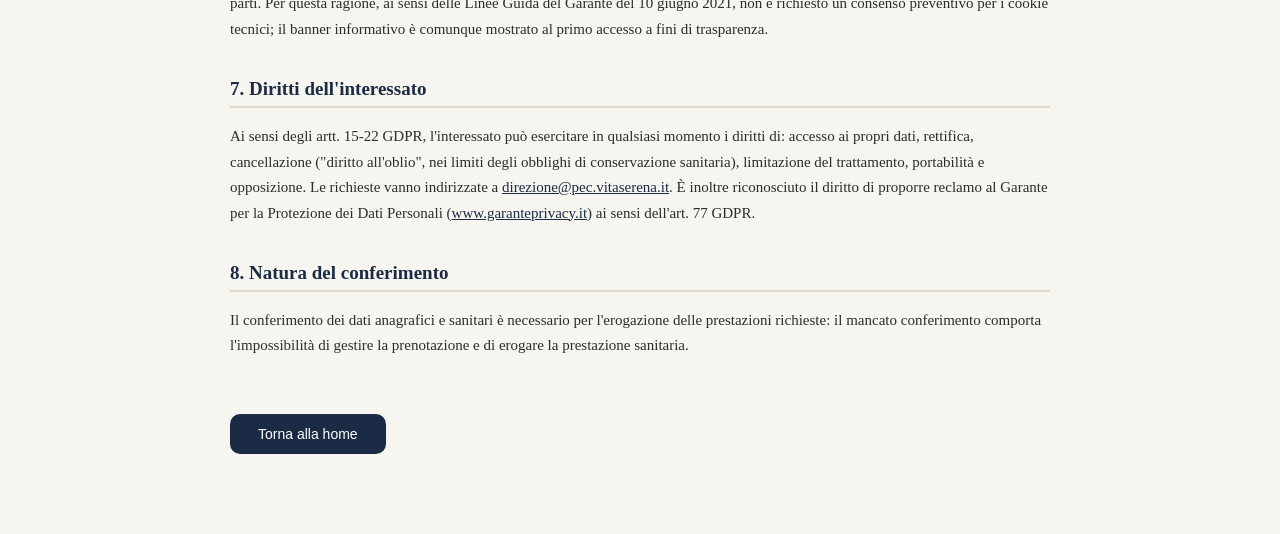
<file: templates/privacy.html>
<!DOCTYPE html>
<html lang="it">
<head>
<meta charset="UTF-8">
<title>Privacy Policy - Vita Serena</title>
<style>
  body { font-family: Georgia, 'Times New Roman', serif; background: #f7f5ef; color: #2c2c2c; margin: 0; }
  .contenitore { max-width: 820px; margin: 0 auto; padding: 48px 24px 80px; }
  h1 { color: #1c2b45; font-size: 30px; margin-bottom: 4px; }
  h2 { color: #1c2b45; font-size: 19px; margin-top: 36px; border-bottom: 2px solid #e0d8c8; padding-bottom: 6px; }
  p, li { font-size: 15px; line-height: 1.7; }
  .aggiornamento { color: #9a8a6f; font-size: 13px; }
  .box-titolare { background: #fff; border: 1px solid #e0d8c8; border-radius: 10px; padding: 18px 22px; margin: 24px 0; }
  table { width: 100%; border-collapse: collapse; margin: 16px 0; background: #fff; }
  th, td { border: 1px solid #e0d8c8; padding: 10px 14px; font-size: 14px; text-align: left; vertical-align: top; }
  th { background: #1c2b45; color: #fff; font-weight: 600; }
  a { color: #1c2b45; }
  .torna { display: inline-block; margin-top: 40px; background: #1c2b45; color: #fff; padding: 12px 28px; border-radius: 10px; text-decoration: none; font-family: sans-serif; font-size: 14px; }
</style>
</head>
<body>
<div class="contenitore">

  <h1>Informativa sul trattamento dei dati personali</h1>
  <p class="aggiornamento">Ai sensi degli artt. 13 e 14 del Regolamento (UE) 2016/679 ("GDPR") — Ultimo aggiornamento: luglio 2026</p>

  <div class="box-titolare">
    <strong>Titolare del trattamento</strong><br>
    Poliambulatorio Vita Serena S.r.l.<br>
    Sede Legale: Via Roma 10, Milano — P.IVA/C.F.: 12345678901<br>
    PEC: direzione@pec.vitaserena.it — Direttore Sanitario: Dr. Mario Rossi<br>
    Responsabile della Protezione dei Dati (DPO): dpo@pec.vitaserena.it
  </div>

  <h2>1. Categorie di dati trattati</h2>
  <p>Nell'ambito dell'erogazione dei servizi sanitari e della gestione delle prenotazioni tramite la piattaforma digitale, il Titolare tratta le seguenti categorie di dati:</p>
  <ul>
    <li><strong>Dati anagrafici e di contatto:</strong> nome, cognome, data di nascita, indirizzo e-mail, numero di telefono;</li>
    <li><strong>Dati relativi alla salute (art. 9 GDPR):</strong> prenotazioni di visite specialistiche, referti medici, note cliniche, anamnesi e ogni informazione idonea a rivelare lo stato di salute dell'interessato;</li>
    <li><strong>Dati di navigazione:</strong> esclusivamente cookie tecnici necessari al funzionamento della piattaforma (gestione della sessione utente e memorizzazione del consenso).</li>
  </ul>

  <h2>2. Finalità e basi giuridiche del trattamento</h2>
  <table>
    <tr><th>Finalità</th><th>Base giuridica</th></tr>
    <tr>
      <td>Gestione delle prenotazioni, erogazione delle prestazioni sanitarie, refertazione e tenuta della documentazione clinica</td>
      <td>Art. 9, par. 2, lett. h) GDPR — finalità di medicina preventiva, diagnosi e assistenza sanitaria, effettuata da o sotto la responsabilità di un professionista soggetto al segreto professionale</td>
    </tr>
    <tr>
      <td>Adempimenti amministrativi, contabili e fiscali</td>
      <td>Art. 6, par. 1, lett. c) GDPR — obbligo legale</td>
    </tr>
    <tr>
      <td>Comunicazioni funzionali al servizio (conferma presenza / check-in, promemoria appuntamenti)</td>
      <td>Art. 6, par. 1, lett. b) GDPR — esecuzione del contratto</td>
    </tr>
    <tr>
      <td>Difesa di un diritto in sede giudiziaria</td>
      <td>Art. 9, par. 2, lett. f) GDPR</td>
    </tr>
  </table>

  <h2>3. Modalità del trattamento e misure di sicurezza</h2>
  <p>I dati sono trattati con strumenti elettronici nel rispetto dei principi di liceità, correttezza, minimizzazione e integrità (art. 5 GDPR). Il Titolare adotta misure tecniche e organizzative adeguate ai sensi dell'art. 32 GDPR, tra cui: cifratura delle credenziali di accesso (hashing bcrypt), controlli di autorizzazione basati sui ruoli, verifica della titolarità dei dati richiesti a ogni accesso, protezione delle comunicazioni tramite intestazioni di sicurezza HTTP e registrazione degli accessi. L'accesso ai dati sanitari è riservato al personale sanitario e amministrativo autorizzato, soggetto a obbligo di riservatezza.</p>

  <h2>4. Conservazione dei dati</h2>
  <ul>
    <li><strong>Documentazione sanitaria e referti:</strong> conservazione illimitata ai sensi della normativa sanitaria vigente (Circolare Ministero della Sanità n. 61/1986 per la documentazione clinica);</li>
    <li><strong>Dati amministrativo-contabili:</strong> 10 anni ai sensi dell'art. 2220 c.c.;</li>
    <li><strong>Dati dell'account:</strong> fino alla richiesta di cancellazione da parte dell'interessato, fatti salvi gli obblighi di legge.</li>
  </ul>

  <h2>5. Destinatari dei dati</h2>
  <p>I dati non sono oggetto di diffusione. Possono essere comunicati a: personale sanitario e amministrativo autorizzato; consulenti fiscali e legali del Titolare; enti pubblici nei casi previsti dalla legge (ASL, Regione, Ministero della Salute); fornitori di servizi informatici nominati responsabili del trattamento ex art. 28 GDPR. I dati non sono trasferiti verso Paesi terzi al di fuori dello Spazio Economico Europeo.</p>

  <h2>6. Cookie</h2>
  <p>La piattaforma utilizza esclusivamente <strong>cookie tecnici</strong> e strumenti di memorizzazione locale (localStorage) strettamente necessari alla gestione della sessione utente e alla memorizzazione del consenso. Non sono utilizzati cookie di profilazione, di marketing o di terze parti. Per questa ragione, ai sensi delle Linee Guida del Garante del 10 giugno 2021, non è richiesto un consenso preventivo per i cookie tecnici; il banner informativo è comunque mostrato al primo accesso a fini di trasparenza.</p>

  <h2>7. Diritti dell'interessato</h2>
  <p>Ai sensi degli artt. 15-22 GDPR, l'interessato può esercitare in qualsiasi momento i diritti di: accesso ai propri dati, rettifica, cancellazione ("diritto all'oblio", nei limiti degli obblighi di conservazione sanitaria), limitazione del trattamento, portabilità e opposizione. Le richieste vanno indirizzate a <a href="mailto:direzione@pec.vitaserena.it">direzione@pec.vitaserena.it</a>. È inoltre riconosciuto il diritto di proporre reclamo al Garante per la Protezione dei Dati Personali (<a href="https://www.garanteprivacy.it" target="_blank" rel="noopener">www.garanteprivacy.it</a>) ai sensi dell'art. 77 GDPR.</p>

  <h2>8. Natura del conferimento</h2>
  <p>Il conferimento dei dati anagrafici e sanitari è necessario per l'erogazione delle prestazioni richieste: il mancato conferimento comporta l'impossibilità di gestire la prenotazione e di erogare la prestazione sanitaria.</p>

  <a class="torna" href="/">Torna alla home</a>

</div>
</body>
</html>
</file>
<file: static/css/style.css>
* { box-sizing: border-box; }

body {
  margin: 0;
  min-height: 100vh;
  display: flex;
  align-items: center;
  justify-content: center;
  font-family: -apple-system, "Segoe UI", Roboto, sans-serif;
  background: #f7f5ef;
  color: #2c2c2a;
}

.pagina-login {
  width: 380px;
  text-align: center;
}

.intestazione h1 {
  margin: 0;
  font-size: 28px;
  font-weight: 500;
}

.logo-serif {
  font-family: Georgia, "Times New Roman", serif;
  color: #1c2b45;
}

.logo-sans {
  color: #3b7dd8;
}

.badge {
  display: inline-block;
  margin-top: 10px;
  margin-bottom: 28px;
  padding: 6px 16px;
  background: #1c2b45;
  color: white;
  font-size: 11px;
  font-weight: 600;
  letter-spacing: 0.06em;
  text-transform: uppercase;
  border-radius: 20px;
}

.card {
  background: white;
  border-radius: 16px;
  box-shadow: 0 4px 20px rgba(0,0,0,0.06);
  padding: 24px;
}

.tabs {
  display: flex;
  background: #f1efe8;
  border-radius: 10px;
  padding: 4px;
  margin-bottom: 24px;
}

.tab {
  flex: 1;
  padding: 10px 0;
  border: none;
  background: transparent;
  border-radius: 8px;
  font-size: 14px;
  color: #8a8880;
  cursor: pointer;
}

.tab.attivo {
  background: white;
  color: #2c2c2a;
  box-shadow: 0 1px 3px rgba(0,0,0,0.08);
}

.form-tab {
  text-align: left;
}

.form-tab label {
  display: block;
  margin: 14px 0 6px;
  font-size: 13px;
  color: #6b5a45;
}

.form-tab input {
  width: 100%;
  padding: 10px 12px;
  border: none;
  border-radius: 8px;
  background: #e9f0fb;
  font-size: 14px;
  color: #2c2c2a;
}

.form-tab input:focus {
  outline: 2px solid #3b7dd8;
}

.btn-principale {
  width: 100%;
  margin-top: 22px;
  padding: 13px 0;
  background: #1c2b45;
  color: white;
  border: none;
  border-radius: 10px;
  font-size: 15px;
  font-weight: 500;
  cursor: pointer;
}

.btn-principale:hover {
  background: #142035;
}

.errore {
  color: #a32d2d;
  font-size: 13px;
  margin-top: 8px;
  min-height: 16px;
}

.link-secondario {
  display: block;
  margin-top: 18px;
  font-size: 13px;
  color: #9a8a6f;
  text-decoration: none;
}

.link-secondario:hover {
  text-decoration: underline;
}
/* ── Cookie banner ──────────────────────────────────────────────────────────── */

.cookie-banner {
  position: fixed;
  bottom: 0;
  left: 0;
  right: 0;
  z-index: 2000;
  background: #1c2b45;
  color: #fff;
  display: flex;
  align-items: center;
  justify-content: center;
  gap: 24px;
  padding: 16px 32px;
  box-shadow: 0 -4px 16px rgba(0,0,0,.2);
}

.cookie-banner p { margin: 0; font-size: 13px; line-height: 1.6; max-width: 720px; }
.cookie-banner a { color: #a8c4e8; }
.cookie-banner .btn-primario {
  background: #fff;
  color: #1c2b45;
  border: none;
  padding: 10px 26px;
  border-radius: 8px;
  font-size: 14px;
  font-weight: 600;
  cursor: pointer;
  white-space: nowrap;
}
.cookie-banner.nascosta { display: none; }
</file>
<file: static/css/dashboard.css>
body {
  display: block;
  background: #f7f5ef;
}

.pagina-dashboard {
  min-height: 100vh;
  display: flex;
  flex-direction: column;
}

.dashboard-header {
  display: flex;
  align-items: center;
  justify-content: space-between;
  padding: 16px 32px;
  background: white;
  box-shadow: 0 1px 4px rgba(0,0,0,0.07);
}

.intestazione-dashboard {
  display: flex;
  align-items: center;
  gap: 14px;
}

.intestazione-dashboard h1 {
  margin: 0;
  font-size: 22px;
  font-weight: 500;
}

.intestazione-dashboard .badge {
  margin: 0;
}

.btn-logout {
  padding: 8px 18px;
  background: transparent;
  border: 1px solid #c8c4bb;
  border-radius: 8px;
  font-size: 13px;
  color: #6b5a45;
  cursor: pointer;
}

.btn-logout:hover {
  background: #f1efe8;
}

.dashboard-corpo {
  padding: 48px 32px;
}

.dashboard-corpo h2 {
  margin: 0 0 8px;
  font-size: 24px;
  font-weight: 500;
  color: #1c2b45;
}

.sottotitolo {
  margin: 0;
  color: #9a8a6f;
  font-size: 15px;
}

/* ── Footer legale ──────────────────────────────────────────────────────────── */

.footer-legale {
  margin-top: auto;
  padding: 18px 32px;
  border-top: 1px solid #e0d8c8;
  font-size: 12px;
  color: #9a8a6f;
  text-align: center;
  line-height: 1.6;
}

.footer-legale strong { color: #1c2b45; }
.footer-legale a { color: #1c2b45; }

/* ── Cookie banner ──────────────────────────────────────────────────────────── */

.cookie-banner {
  position: fixed;
  bottom: 0;
  left: 0;
  right: 0;
  z-index: 2000;
  background: #1c2b45;
  color: #fff;
  display: flex;
  align-items: center;
  justify-content: center;
  gap: 24px;
  padding: 16px 32px;
  box-shadow: 0 -4px 16px rgba(0,0,0,.2);
}

.cookie-banner p { margin: 0; font-size: 13px; line-height: 1.6; max-width: 720px; }
.cookie-banner a { color: #a8c4e8; }
.cookie-banner .btn-primario {
  background: #fff;
  color: #1c2b45;
  border: none;
  padding: 10px 26px;
  border-radius: 8px;
  font-size: 14px;
  font-weight: 600;
  cursor: pointer;
  white-space: nowrap;
}
.cookie-banner.nascosta { display: none; }
</file>
<file: static/css/admin.css>
* { box-sizing: border-box; }

body {
  margin: 0;
  font-family: -apple-system, "Segoe UI", Roboto, sans-serif;
  background: #f7f5ef;
  color: #2c2c2a;
}

/* ── Layout ── */
.layout-admin {
  display: flex;
  min-height: 100vh;
}

/* ── Sidebar ── */
.sidebar {
  width: 220px;
  min-height: 100vh;
  background: #1c2b45;
  display: flex;
  flex-direction: column;
  position: fixed;
  top: 0; left: 0; bottom: 0;
}

.sidebar-logo {
  padding: 24px 20px 20px;
  font-size: 18px;
  font-weight: 500;
  border-bottom: 1px solid rgba(255,255,255,0.08);
  color: white;
}

.sidebar-logo .logo-serif { font-family: Georgia, serif; }
.sidebar-logo .logo-sans  { color: #6fa8dc; }

.sidebar-nav {
  flex: 1;
  padding: 12px 0;
  display: flex;
  flex-direction: column;
  gap: 2px;
}

.nav-item {
  display: flex;
  align-items: center;
  gap: 10px;
  padding: 11px 20px;
  background: transparent;
  border: none;
  color: rgba(255,255,255,0.6);
  font-size: 14px;
  cursor: pointer;
  text-align: left;
  border-radius: 0;
  transition: background 0.15s, color 0.15s;
}

.nav-item:hover  { background: rgba(255,255,255,0.07); color: white; }
.nav-item.attivo { background: rgba(255,255,255,0.12); color: white; }

.nav-icon { font-size: 13px; width: 18px; text-align: center; }

.btn-logout-sidebar {
  margin: 16px;
  padding: 10px;
  background: transparent;
  border: 1px solid rgba(255,255,255,0.2);
  border-radius: 8px;
  color: rgba(255,255,255,0.5);
  font-size: 13px;
  cursor: pointer;
}
.btn-logout-sidebar:hover { border-color: rgba(255,255,255,0.4); color: white; }

/* ── Main ── */
.admin-main {
  margin-left: 220px;
  flex: 1;
  display: flex;
  flex-direction: column;
  min-height: 100vh;
}

.admin-header {
  display: flex;
  align-items: center;
  justify-content: space-between;
  padding: 20px 32px;
  background: white;
  border-bottom: 1px solid #ede9e0;
  position: sticky;
  top: 0;
  z-index: 10;
}

.admin-header h2 {
  margin: 0;
  font-size: 20px;
  font-weight: 600;
  color: #1c2b45;
}

.nome-admin {
  font-size: 13px;
  color: #9a8a6f;
}

/* ── Sezioni ── */
.sezione {
  padding: 28px 32px;
}

.nascosta { display: none !important; }

/* ── Stats ── */
.stat-grid {
  display: grid;
  grid-template-columns: repeat(auto-fill, minmax(180px, 1fr));
  gap: 16px;
}

.stat-card {
  background: white;
  border-radius: 14px;
  padding: 24px 20px;
  box-shadow: 0 2px 8px rgba(0,0,0,0.05);
}

.stat-card.accent { background: #1c2b45; }
.stat-card.accent .stat-valore,
.stat-card.accent .stat-label { color: white; }

.stat-valore {
  font-size: 36px;
  font-weight: 700;
  color: #1c2b45;
  line-height: 1;
  margin-bottom: 8px;
}

.stat-label {
  font-size: 13px;
  color: #9a8a6f;
}

/* ── Barra azioni ── */
.barra-azioni {
  display: flex;
  align-items: center;
  gap: 10px;
  margin-bottom: 20px;
  flex-wrap: wrap;
}

/* ── Bottoni ── */
.btn-primario {
  padding: 9px 18px;
  background: #1c2b45;
  color: white;
  border: none;
  border-radius: 8px;
  font-size: 14px;
  cursor: pointer;
}
.btn-primario:hover { background: #142035; }

.btn-secondario {
  padding: 9px 18px;
  background: transparent;
  color: #6b5a45;
  border: 1px solid #c8c4bb;
  border-radius: 8px;
  font-size: 14px;
  cursor: pointer;
}
.btn-secondario:hover { background: #f1efe8; }

.btn-danger {
  padding: 5px 12px;
  background: transparent;
  color: #a32d2d;
  border: 1px solid #e8c4c4;
  border-radius: 6px;
  font-size: 12px;
  cursor: pointer;
}
.btn-danger:hover { background: #fdf0f0; }

.btn-sm { padding: 5px 12px; font-size: 12px; }
.azioni-cella { display: flex; gap: 6px; align-items: center; }

/* ── Input ── */
.input-campo {
  padding: 9px 12px;
  border: 1px solid #ddd9d0;
  border-radius: 8px;
  background: white;
  font-size: 14px;
  color: #2c2c2a;
  min-width: 160px;
}
.input-campo:focus { outline: 2px solid #3b7dd8; border-color: transparent; }
.input-durata { min-width: 100px; padding: 6px 10px; font-size: 13px; }

/* ── Tabella ── */
.admin-tabella {
  width: 100%;
  border-collapse: collapse;
  background: white;
  border-radius: 12px;
  overflow: hidden;
  box-shadow: 0 2px 8px rgba(0,0,0,0.05);
  font-size: 14px;
}

.admin-tabella thead tr { background: #f7f5ef; }
.admin-tabella th {
  padding: 12px 16px;
  text-align: left;
  font-size: 12px;
  font-weight: 600;
  color: #9a8a6f;
  text-transform: uppercase;
  letter-spacing: 0.04em;
  border-bottom: 1px solid #ede9e0;
}

.admin-tabella td {
  padding: 12px 16px;
  border-bottom: 1px solid #f1efe8;
  color: #2c2c2a;
}

.admin-tabella tbody tr:last-child td { border-bottom: none; }
.admin-tabella tbody tr:hover { background: #faf9f5; }

/* ── Badge stato ── */
.badge-stato {
  display: inline-block;
  padding: 3px 10px;
  border-radius: 20px;
  font-size: 12px;
  font-weight: 500;
  text-transform: capitalize;
}
.badge-ok         { background: #d4edda; color: #155724; }
.badge-attesa     { background: #fff3cd; color: #856404; }
.badge-no         { background: #f8d7da; color: #721c24; }
.badge-completato { background: #e8eaf6; color: #3949ab; }

/* ── Vuoto ── */
.vuoto {
  color: #9a8a6f;
  font-size: 14px;
  padding: 20px 0;
}

/* ── Gruppo titolo calendario ── */
.gruppo-titolo {
  font-size: 15px;
  font-weight: 600;
  color: #1c2b45;
  margin: 24px 0 8px;
}

/* ── Overlay / Modale ── */
.overlay {
  position: fixed;
  inset: 0;
  background: rgba(0,0,0,0.35);
  display: flex;
  align-items: center;
  justify-content: center;
  z-index: 100;
}

.modale {
  background: white;
  border-radius: 16px;
  padding: 28px;
  width: 420px;
  max-width: 90vw;
  box-shadow: 0 8px 32px rgba(0,0,0,0.15);
}

.modale h3 {
  margin: 0 0 20px;
  font-size: 18px;
  color: #1c2b45;
}

.modale label {
  display: block;
  font-size: 13px;
  color: #6b5a45;
  margin: 12px 0 4px;
}

.modale .input-campo { width: 100%; }

.modale-azioni {
  display: flex;
  justify-content: flex-end;
  gap: 10px;
  margin-top: 20px;
}

.errore {
  color: #a32d2d;
  font-size: 13px;
  margin-top: 8px;
  min-height: 16px;
}

/* ── Password box ── */
.password-box {
  background: #f1efe8;
  border-radius: 8px;
  padding: 14px 18px;
  font-family: monospace;
  font-size: 20px;
  font-weight: 700;
  color: #1c2b45;
  letter-spacing: 0.08em;
  text-align: center;
}
</file>
<file: static/css/medico.css>
/* ── Wrapper calendario ── */
.cal-wrapper {
  display: flex;
  gap: 28px;
  align-items: flex-start;
  flex-wrap: wrap;
}

/* ── Box calendario ── */
.cal-box {
  background: white;
  border-radius: 16px;
  box-shadow: 0 2px 8px rgba(0,0,0,0.06);
  padding: 24px;
  width: 360px;
  flex-shrink: 0;
}

/* ── Navigazione mese ── */
.cal-nav {
  display: flex;
  align-items: center;
  justify-content: space-between;
  margin-bottom: 20px;
}

.cal-titolo {
  font-size: 16px;
  font-weight: 600;
  color: #1c2b45;
  text-transform: capitalize;
}

.cal-nav-btn {
  background: #f1efe8;
  border: none;
  border-radius: 8px;
  width: 32px;
  height: 32px;
  font-size: 20px;
  line-height: 1;
  cursor: pointer;
  color: #1c2b45;
  display: flex;
  align-items: center;
  justify-content: center;
}
.cal-nav-btn:hover { background: #e4e0d8; }

/* ── Intestazione giorni ── */
.cal-intestazione {
  display: grid;
  grid-template-columns: repeat(7, 1fr);
  margin-bottom: 6px;
}
.cal-intestazione div {
  text-align: center;
  font-size: 11px;
  font-weight: 600;
  color: #9a8a6f;
  text-transform: uppercase;
  padding: 4px 0;
}

/* ── Griglia giorni ── */
.cal-giorni {
  display: grid;
  grid-template-columns: repeat(7, 1fr);
  gap: 3px;
}

.cal-cella {
  aspect-ratio: 1;
  display: flex;
  flex-direction: column;
  align-items: center;
  justify-content: center;
  border-radius: 10px;
  cursor: pointer;
  position: relative;
  transition: background 0.12s;
  padding: 2px;
}
.cal-cella:hover:not(.passato):not(.vuota) { background: #f1efe8; }
.cal-cella.vuota { cursor: default; }
.cal-cella.passato { opacity: 0.35; cursor: default; pointer-events: none; }

.cal-cella.oggi .cal-num {
  background: #1c2b45;
  color: white;
  border-radius: 50%;
  width: 28px;
  height: 28px;
  display: flex;
  align-items: center;
  justify-content: center;
}

.cal-cella.selezionato {
  background: #e9f0fb;
  outline: 2px solid #3b7dd8;
}

.cal-num {
  font-size: 13px;
  font-weight: 500;
  color: #2c2c2a;
  width: 28px;
  height: 28px;
  display: flex;
  align-items: center;
  justify-content: center;
}

/* ── Dot indicatori ── */
.cal-dots {
  display: flex;
  gap: 3px;
  margin-top: 2px;
}

.dot {
  width: 6px;
  height: 6px;
  border-radius: 50%;
  display: inline-block;
}
.dot-libero    { background: #3b7dd8; }
.dot-prenotato { background: #e6a817; }

/* ── Legenda ── */
.cal-legenda {
  display: flex;
  gap: 16px;
  margin-top: 16px;
  padding-top: 14px;
  border-top: 1px solid #f1efe8;
  font-size: 12px;
  color: #9a8a6f;
}
.cal-legenda span { display: flex; align-items: center; gap: 5px; }

/* ── Dettaglio giorno ── */
.cal-dettaglio {
  background: white;
  border-radius: 16px;
  box-shadow: 0 2px 8px rgba(0,0,0,0.06);
  padding: 24px;
  flex: 1;
  min-width: 260px;
}

.dettaglio-titolo {
  margin: 0 0 6px;
  font-size: 17px;
  font-weight: 600;
  color: #1c2b45;
  text-transform: capitalize;
}

.dettaglio-hint {
  margin: 0 0 18px;
  font-size: 13px;
  color: #9a8a6f;
}

/* ── Griglia ore ── */
.ore-grid {
  display: grid;
  grid-template-columns: repeat(auto-fill, minmax(90px, 1fr));
  gap: 10px;
}

.ora-btn {
  display: flex;
  flex-direction: column;
  align-items: center;
  justify-content: center;
  padding: 12px 8px;
  border-radius: 12px;
  border: 2px solid transparent;
  font-size: 15px;
  font-weight: 600;
  cursor: pointer;
  transition: all 0.15s;
  line-height: 1.2;
}

.ora-label {
  font-size: 10px;
  font-weight: 400;
  margin-top: 3px;
  text-transform: uppercase;
  letter-spacing: 0.04em;
}

.ora-vuota {
  background: #f7f5ef;
  color: #9a8a6f;
  border-color: #e4e0d8;
}
.ora-vuota:hover {
  background: #e9f0fb;
  border-color: #3b7dd8;
  color: #1c2b45;
}

.ora-libera {
  background: #dbeafe;
  color: #1c2b45;
  border-color: #3b7dd8;
}
.ora-libera:hover {
  background: #f8d7da;
  border-color: #a32d2d;
  color: #a32d2d;
}
.ora-libera:hover .ora-label::before { content: ''; }

.ora-prenotata {
  background: #fff3cd;
  color: #856404;
  border-color: #e6a817;
  cursor: not-allowed;
}

/* ── Dossier pazienti ──────────────────────────────────────────────────────── */

.paziente-riga {
  padding: 12px 16px;
  border-radius: 10px;
  background: white;
  border: 1px solid #ede9e0;
  margin-bottom: 8px;
  cursor: pointer;
  transition: border-color 0.15s, box-shadow 0.15s;
}
.paziente-riga:hover {
  border-color: #3b7dd8;
  box-shadow: 0 3px 12px rgba(59,125,216,0.1);
}
</file>
<file: static/css/paziente.css>
/* ── Wizard ── */
.wizard { max-width: 720px; }

.wizard-step { animation: fadeIn 0.18s ease; }
@keyframes fadeIn { from { opacity: 0; transform: translateY(6px); } to { opacity: 1; transform: none; } }

.step-header {
  display: flex;
  align-items: center;
  gap: 12px;
  margin-bottom: 24px;
  font-size: 16px;
  font-weight: 600;
  color: #1c2b45;
}

.step-num {
  width: 28px;
  height: 28px;
  background: #1c2b45;
  color: white;
  border-radius: 50%;
  display: flex;
  align-items: center;
  justify-content: center;
  font-size: 13px;
  flex-shrink: 0;
}

.btn-back {
  margin-left: auto;
  background: transparent;
  border: 1px solid #c8c4bb;
  border-radius: 8px;
  padding: 6px 14px;
  font-size: 13px;
  color: #6b5a45;
  cursor: pointer;
}
.btn-back:hover { background: #f1efe8; }

/* ── Step 1: Specialità ── */
.specialita-grid {
  display: grid;
  grid-template-columns: repeat(auto-fill, minmax(160px, 1fr));
  gap: 12px;
}

.spec-card {
  background: white;
  border: 2px solid #ede9e0;
  border-radius: 14px;
  padding: 20px 16px;
  cursor: pointer;
  text-align: center;
  transition: border-color 0.15s, box-shadow 0.15s;
}
.spec-card:hover {
  border-color: #3b7dd8;
  box-shadow: 0 4px 14px rgba(59,125,216,0.12);
}
.spec-nome { font-size: 15px; font-weight: 600; color: #1c2b45; }

/* ── Step 2: Medici ── */
.medici-grid { display: flex; flex-direction: column; gap: 10px; }

.medico-card {
  display: flex;
  align-items: center;
  gap: 16px;
  background: white;
  border: 2px solid #ede9e0;
  border-radius: 14px;
  padding: 16px 20px;
  cursor: pointer;
  transition: border-color 0.15s, box-shadow 0.15s;
}
.medico-card:hover {
  border-color: #3b7dd8;
  box-shadow: 0 4px 14px rgba(59,125,216,0.12);
}

.medico-avatar {
  width: 44px;
  height: 44px;
  background: #1c2b45;
  color: white;
  border-radius: 50%;
  display: flex;
  align-items: center;
  justify-content: center;
  font-size: 14px;
  font-weight: 700;
  flex-shrink: 0;
}

.medico-nome { font-size: 15px; font-weight: 600; color: #1c2b45; }
.medico-spec { font-size: 13px; color: #9a8a6f; margin-top: 2px; }

/* ── Step 3: Slot ── */
.slot-gruppo { margin-bottom: 24px; }

.slot-data {
  font-size: 14px;
  font-weight: 600;
  color: #6b5a45;
  text-transform: capitalize;
  margin-bottom: 10px;
}

.slot-ore { display: flex; flex-wrap: wrap; gap: 8px; }

.slot-ora {
  padding: 10px 16px;
  background: white;
  border: 2px solid #ede9e0;
  border-radius: 10px;
  font-size: 14px;
  font-weight: 500;
  color: #1c2b45;
  cursor: pointer;
  transition: all 0.15s;
}
.slot-ora:hover {
  background: #1c2b45;
  border-color: #1c2b45;
  color: white;
}

/* ── Step 4: Riepilogo ── */
.riepilogo-box {
  background: #f7f5ef;
  border-radius: 14px;
  padding: 20px 24px;
  margin-bottom: 20px;
}

.riepilogo-riga {
  display: flex;
  justify-content: space-between;
  align-items: center;
  padding: 8px 0;
  border-bottom: 1px solid #ede9e0;
  font-size: 14px;
}
.riepilogo-riga:last-child { border-bottom: none; }
.riepilogo-riga span { color: #9a8a6f; }

/* ── Banner check-in notifiche ── */
.banner-notifiche {
  background: #fff8e1;
  border: 1px solid #f9a825;
  border-radius: 12px;
  padding: 14px 18px;
  margin-bottom: 20px;
}

.notifica-checkin {
  display: flex;
  align-items: center;
  justify-content: space-between;
  gap: 16px;
  padding: 10px 0;
  border-bottom: 1px solid #fce082;
}
.notifica-checkin:last-child { border-bottom: none; }

.notifica-testo { font-size: 14px; color: #1c2b45; line-height: 1.5; }
.notifica-scadenza { display: block; font-size: 12px; color: #856404; margin-top: 3px; }

.btn-sm { padding: 6px 14px !important; font-size: 12px !important; white-space: nowrap; flex-shrink: 0; }

.note-label { display: block; font-size: 13px; color: #6b5a45; margin-bottom: 6px; }
.note-area  { width: 100%; height: 80px; resize: vertical; }

.btn-conferma { width: 100%; margin-top: 16px; padding: 14px; font-size: 15px; }

/* ── Card appuntamento ── */
.app-card {
  display: flex;
  justify-content: space-between;
  align-items: center;
  background: white;
  border-radius: 14px;
  padding: 18px 20px;
  margin-bottom: 10px;
  box-shadow: 0 2px 8px rgba(0,0,0,0.05);
  cursor: pointer;
  transition: box-shadow 0.15s;
  gap: 12px;
}
.app-card:hover { box-shadow: 0 4px 16px rgba(0,0,0,0.08); }

.app-specialita { font-size: 15px; font-weight: 600; color: #1c2b45; margin-bottom: 4px; }
.app-medico     { font-size: 13px; color: #6b5a45; }
.app-data       { font-size: 13px; color: #9a8a6f; margin-top: 4px; text-transform: capitalize; }

.app-card-right {
  display: flex;
  flex-direction: column;
  align-items: flex-end;
  gap: 8px;
  flex-shrink: 0;
}

/* ── Dettaglio modale ── */
.dettaglio-riga {
  display: flex;
  justify-content: space-between;
  align-items: center;
  padding: 10px 0;
  border-bottom: 1px solid #f1efe8;
  font-size: 14px;
}
.dettaglio-riga:last-child { border-bottom: none; }
.dettaglio-riga span:first-child { color: #9a8a6f; }

/* ── Profilo ── */
.profilo-card {
  background: white;
  border-radius: 16px;
  padding: 32px;
  max-width: 480px;
  box-shadow: 0 2px 8px rgba(0,0,0,0.05);
}

.profilo-nome  { font-size: 22px; font-weight: 600; color: #1c2b45; }
.profilo-email { font-size: 14px; color: #9a8a6f; margin-top: 4px; }
.profilo-divider { border: none; border-top: 1px solid #ede9e0; margin: 20px 0; }

.profilo-card label { display: block; font-size: 13px; color: #6b5a45; margin: 14px 0 6px; }
.profilo-card .input-campo { width: 100%; }
</file>
<file: static/css/segreteria.css>
/* ── Oggi ── */
.oggi-card {
  display: flex;
  align-items: center;
  gap: 16px;
  background: white;
  border-radius: 14px;
  padding: 16px 20px;
  margin-bottom: 10px;
  box-shadow: 0 2px 8px rgba(0,0,0,0.05);
}

.oggi-orario {
  font-size: 15px;
  font-weight: 700;
  color: #1c2b45;
  min-width: 110px;
  flex-shrink: 0;
}

.oggi-info { flex: 1; }
.oggi-paziente { font-size: 15px; font-weight: 600; color: #1c2b45; }
.oggi-medico   { font-size: 13px; color: #9a8a6f; margin-top: 3px; }

.oggi-azioni {
  display: flex;
  flex-direction: column;
  align-items: flex-end;
  gap: 6px;
  flex-shrink: 0;
}

/* ── Filtri / barra-azioni ── */
.barra-azioni {
  display: flex;
  flex-wrap: wrap;
  gap: 10px;
  margin-bottom: 20px;
  align-items: center;
}

.barra-azioni .input-campo { flex: 1; min-width: 140px; }

/* ── Tabella ── */
.azioni-cella {
  display: flex;
  gap: 6px;
  align-items: center;
  flex-wrap: wrap;
}

.btn-sm { padding: 5px 12px !important; font-size: 12px !important; }

/* ── Wizard segreteria ── */
.wizard { max-width: 720px; }
.wizard-step { animation: fadeIn 0.18s ease; }
@keyframes fadeIn { from { opacity: 0; transform: translateY(6px); } to { opacity: 1; transform: none; } }

.step-header {
  display: flex;
  align-items: center;
  gap: 12px;
  margin-bottom: 24px;
  font-size: 16px;
  font-weight: 600;
  color: #1c2b45;
}

.step-num {
  width: 28px;
  height: 28px;
  background: #1c2b45;
  color: white;
  border-radius: 50%;
  display: flex;
  align-items: center;
  justify-content: center;
  font-size: 13px;
  font-weight: 700;
  flex-shrink: 0;
}

.btn-back {
  margin-left: auto;
  background: transparent;
  border: 1px solid #c8c4bb;
  border-radius: 8px;
  padding: 6px 14px;
  font-size: 13px;
  color: #6b5a45;
  cursor: pointer;
}
.btn-back:hover { background: #f1efe8; }

/* ── Risultati ricerca paziente ── */
.paziente-riga {
  padding: 12px 16px;
  border-radius: 10px;
  background: white;
  border: 1px solid #ede9e0;
  margin-bottom: 8px;
  cursor: pointer;
  transition: border-color 0.15s, box-shadow 0.15s;
}
.paziente-riga:hover {
  border-color: #3b7dd8;
  box-shadow: 0 3px 12px rgba(59,125,216,0.1);
}

.paziente-selezionato-box { margin-bottom: 16px; }
.paziente-sel-pill {
  display: inline-flex;
  align-items: center;
  gap: 8px;
  background: #e8f0fc;
  border: 1px solid #3b7dd8;
  border-radius: 20px;
  padding: 6px 14px;
  font-size: 14px;
  font-weight: 500;
  color: #1c2b45;
}
.paziente-sel-pill span { color: #6b5a45; font-size: 13px; }

/* ── Slot ore ── */
.slot-gruppo { margin-bottom: 24px; }
.slot-data {
  font-size: 14px;
  font-weight: 600;
  color: #6b5a45;
  text-transform: capitalize;
  margin-bottom: 10px;
}
.slot-ore { display: flex; flex-wrap: wrap; gap: 8px; }
.slot-ora {
  padding: 10px 16px;
  background: white;
  border: 2px solid #ede9e0;
  border-radius: 10px;
  font-size: 14px;
  font-weight: 500;
  color: #1c2b45;
  cursor: pointer;
  transition: all 0.15s;
}
.slot-ora:hover { background: #1c2b45; border-color: #1c2b45; color: white; }

/* ── Riepilogo ── */
.riepilogo-box {
  background: #f7f5ef;
  border-radius: 14px;
  padding: 20px 24px;
  margin-bottom: 20px;
}
.riepilogo-riga {
  display: flex;
  justify-content: space-between;
  align-items: center;
  padding: 8px 0;
  border-bottom: 1px solid #ede9e0;
  font-size: 14px;
}
.riepilogo-riga:last-child { border-bottom: none; }
.riepilogo-riga span { color: #9a8a6f; }

/* ── Dettaglio paziente modale ── */
.dettaglio-riga-semplice {
  display: flex;
  justify-content: space-between;
  padding: 9px 0;
  border-bottom: 1px solid #f1efe8;
  font-size: 14px;
}
.dettaglio-riga-semplice:last-child { border-bottom: none; }
.dettaglio-riga-semplice span:first-child { color: #9a8a6f; }

/* ── Slot medici layout ── */
.slot-layout {
  display: flex;
  gap: 24px;
  align-items: flex-start;
  flex-wrap: wrap;
}

.slot-form-card {
  background: white;
  border-radius: 16px;
  box-shadow: 0 2px 8px rgba(0,0,0,0.06);
  padding: 24px;
  width: 300px;
  flex-shrink: 0;
  display: flex;
  flex-direction: column;
  gap: 4px;
}

.slot-lista-card {
  background: white;
  border-radius: 16px;
  box-shadow: 0 2px 8px rgba(0,0,0,0.06);
  padding: 24px;
  flex: 1;
  min-width: 280px;
}

.slot-form-titolo {
  font-size: 16px;
  font-weight: 600;
  color: #1c2b45;
  margin: 0 0 16px;
}

.slot-label {
  display: block;
  font-size: 12px;
  font-weight: 600;
  color: #9a8a6f;
  text-transform: uppercase;
  letter-spacing: 0.04em;
  margin: 12px 0 4px;
}
.slot-form-card .input-campo { width: 100%; }

.slot-btn-aggiungi {
  width: 100%;
  margin-top: 20px;
  padding: 12px;
  font-size: 14px;
}

/* ── Griglia ore slot segreteria ── */
#ore-grid-slot {
  display: grid;
  grid-template-columns: repeat(2, 1fr);
  gap: 8px;
  margin-top: 4px;
}

#ore-grid-slot .ora-btn {
  display: flex;
  flex-direction: column;
  align-items: center;
  justify-content: center;
  padding: 12px 8px;
  border-radius: 12px;
  border: 2px solid transparent;
  font-size: 16px;
  font-weight: 700;
  cursor: pointer;
  transition: all 0.15s;
  line-height: 1.2;
  width: 100%;
}

#ore-grid-slot .ora-label {
  font-size: 10px;
  font-weight: 500;
  margin-top: 3px;
  text-transform: uppercase;
  letter-spacing: 0.05em;
}

#ore-grid-slot .ora-vuota {
  background: #f7f5ef;
  color: #6b5a45;
  border-color: #e4e0d8;
}
#ore-grid-slot .ora-vuota:hover {
  background: #1c2b45;
  border-color: #1c2b45;
  color: white;
}
#ore-grid-slot .ora-vuota:hover .ora-label { color: rgba(255,255,255,0.7); }

#ore-grid-slot .ora-prenotata {
  background: #f1efe8;
  color: #c8c4bb;
  border-color: #e4e0d8;
  cursor: not-allowed;
  opacity: 0.6;
}

/* ── Errore ── */
.errore { color: #c0392b; font-size: 13px; margin-top: 6px; min-height: 18px; }

/* ── Badge check-in ── */
.badge-stato { display: inline-block; padding: 3px 10px; border-radius: 20px; font-size: 12px; font-weight: 500; }
.badge-ok    { background: #e6f4ea; color: #1e7e34; }
.badge-no    { background: #fde8e8; color: #c0392b; }
.badge-attesa { background: #fef3cd; color: #856404; }
</file>
